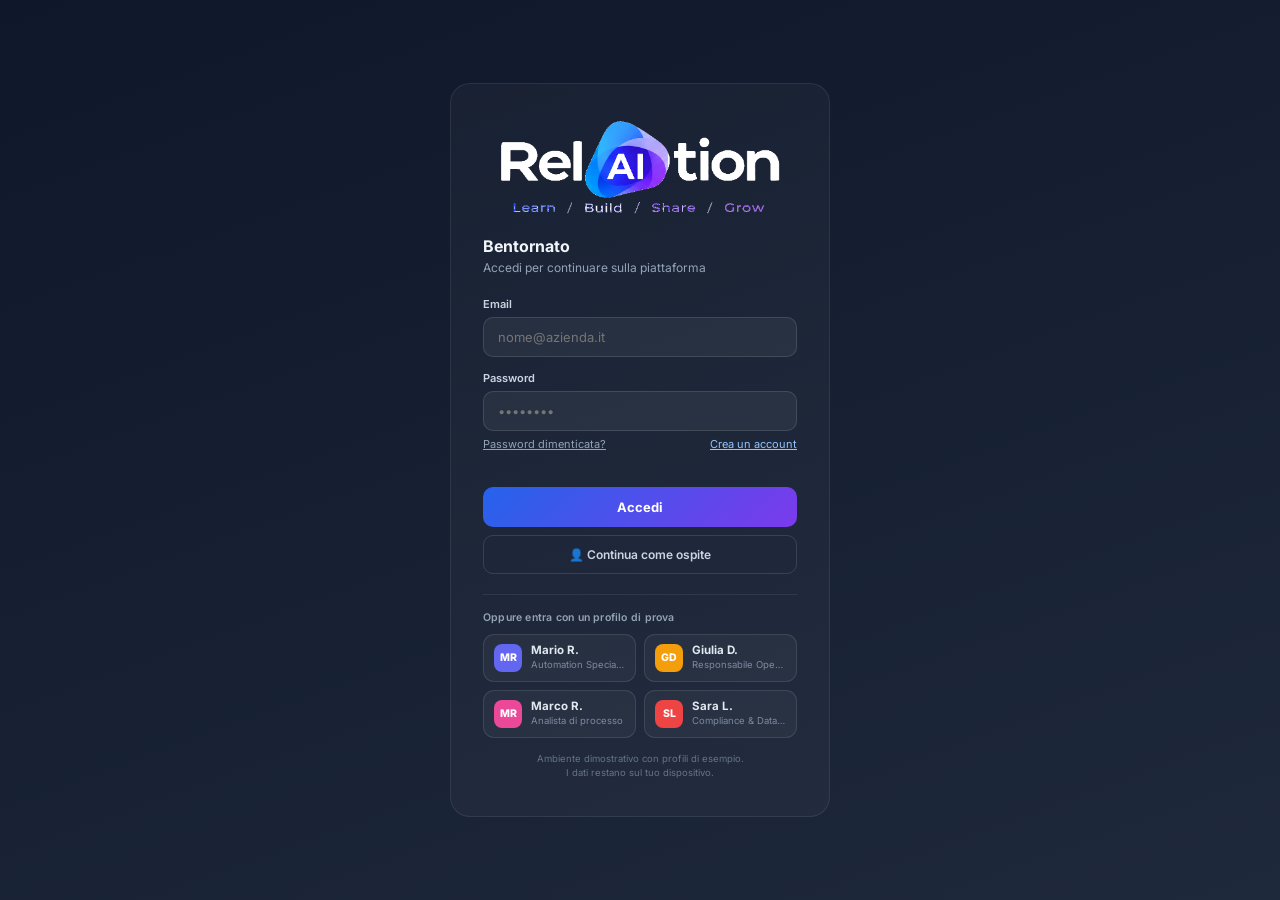
<file: relaition-mvp/index.html>
<!DOCTYPE html>
<html lang="it">
<head>
<meta charset="UTF-8">
<meta name="viewport" content="width=device-width, initial-scale=1.0">
<title>RelAItion · AI Agent Marketplace</title>
<link href="https://fonts.googleapis.com/css2?family=Inter:wght@300;400;500;600;700;800;900&display=swap" rel="stylesheet">
<!-- Il tema salvato si applica PRIMA del primo disegno: messo dopo, la pagina
     comparirebbe chiara e diventerebbe scura un istante dopo. -->
<script>try{if(localStorage.getItem("relaition_tema")==="dark")document.documentElement.setAttribute("data-theme","dark")}catch(e){}</script>
<link rel="stylesheet" href="css/base.css">
<link rel="stylesheet" href="css/components.css">
<link rel="stylesheet" href="css/marketplace.css">
<link rel="stylesheet" href="css/builder.css">
<link rel="stylesheet" href="css/pages.css">
<!-- Ultimo: aggiunge l'impaginazione per schermi stretti senza toccare
     quella da scrivania. -->
<link rel="stylesheet" href="css/mobile.css">
<link rel="manifest" href="manifest.webmanifest">
<meta name="theme-color" content="#4F46E5">
<link rel="icon" type="image/png" href="brand/icon-192.png">
<link rel="apple-touch-icon" href="brand/icon-192.png">
</head>
<body>
<div id="loginScreen" style="position:fixed;inset:0;background:linear-gradient(160deg,#0F172A 0%,#1E293B 100%);display:flex;align-items:center;justify-content:center;z-index:10000;font-family:Inter,sans-serif;padding:20px">
  <div style="width:100%;max-width:380px;background:rgba(255,255,255,.03);border:1px solid rgba(255,255,255,.08);border-radius:20px;padding:36px 32px">
    <!-- Logo ufficiale per sfondo scuro (brand/logo-dark.png), con il claim
         Learn / Build / Share / Grow gia' dentro. -->
    <img src="brand/logo-dark.png" alt="RelAItion. Learn, Build, Share, Grow" class="logo-intero" style="margin:0 auto 22px;width:280px">
    <div style="color:#F1F5F9;font-size:16px;font-weight:700;margin-bottom:4px">Bentornato</div>
    <div style="color:#94A3B8;font-size:12px;margin-bottom:22px">Accedi per continuare sulla piattaforma</div>
    <form id="loginForm" onsubmit="return doLogin(event)">
      <div style="margin-bottom:14px">
        <label style="display:block;color:#CBD5E1;font-size:11px;font-weight:600;margin-bottom:6px">Email</label>
        <input type="email" id="loginEmail" required placeholder="nome@azienda.it" style="width:100%;padding:11px 14px;border-radius:10px;border:1px solid rgba(255,255,255,.12);background:rgba(255,255,255,.05);color:#F1F5F9;font-size:13px;font-family:inherit">
      </div>
      <div style="margin-bottom:8px">
        <label style="display:block;color:#CBD5E1;font-size:11px;font-weight:600;margin-bottom:6px">Password</label>
        <input type="password" id="loginPassword" required placeholder="••••••••" style="width:100%;padding:11px 14px;border-radius:10px;border:1px solid rgba(255,255,255,.12);background:rgba(255,255,255,.05);color:#F1F5F9;font-size:13px;font-family:inherit">
      </div>
      <!-- Le due voci che chiunque si aspetta sotto un campo password. Senza,
           la schermata si legge come un mockup: ci sono, e funzionano. -->
      <div style="display:flex;justify-content:space-between;align-items:center;margin:-2px 0 8px">
        <span onclick="apriRecuperoPassword()" style="color:#94A3B8;font-size:11px;cursor:pointer;text-decoration:underline">Password dimenticata?</span>
        <span onclick="apriRegistrazione()" style="color:#93C5FD;font-size:11px;cursor:pointer;text-decoration:underline">Crea un account</span>
      </div>
      <div id="loginError" style="color:#FCA5A5;font-size:11px;min-height:16px;margin-bottom:6px"></div>
      <button type="submit" style="width:100%;padding:12px;border:none;border-radius:10px;background:linear-gradient(135deg,#2563EB,#7C3AED);color:#fff;font-size:13px;font-weight:700;cursor:pointer;font-family:inherit;margin-top:6px">Accedi</button>
      <button type="button" onclick="doGuestLogin()" style="width:100%;padding:11px;border:1px solid rgba(255,255,255,.12);border-radius:10px;background:transparent;color:#CBD5E1;font-size:12px;font-weight:600;cursor:pointer;font-family:inherit;margin-top:8px">👤 Continua come ospite</button>
    </form>
    <!-- Selezione rapida degli account. Le password non si mostrano: cliccando
         una scheda vengono compilate nei campi, che è quello che serve per
         provare i profili senza doverle leggere da nessuna parte. -->
    <div style="margin-top:20px;padding-top:16px;border-top:1px solid rgba(255,255,255,.08)">
      <div style="color:#94A3B8;font-size:10.5px;font-weight:600;margin-bottom:10px;letter-spacing:.02em">Oppure entra con un profilo di prova</div>
      <div id="accountDemo" class="account-griglia"></div>
      <!-- Dire «l'autenticazione non è reale» è vero ma apre una domanda che
           non riguarda quello che il prototipo vuole dimostrare: qui si dice
           che è un ambiente dimostrativo con profili di esempio, e si tiene
           la nota che conta davvero — i dati restano sul dispositivo. In
           un'installazione vera l'accesso passa dall'SSO aziendale. -->
      <div style="color:#64748B;font-size:9.5px;text-align:center;margin-top:14px;line-height:1.5">Ambiente dimostrativo con profili di esempio.<br>I dati restano sul tuo dispositivo.</div>
    </div>
  </div>
</div>
<div id="bootOverlay" style="position:fixed;inset:0;background:linear-gradient(160deg,#0F172A 0%,#1E293B 100%);color:#fff;display:flex;flex-direction:column;align-items:center;justify-content:center;z-index:9999;font-family:Inter,sans-serif;gap:12px">
  <img src="brand/logo-dark.png" alt="RelAItion" class="logo-intero" style="width:260px">
  <div style="font-size:13px;color:#94A3B8">Inizializzazione database locale (SQLite)...</div>
</div>
<div class="app">
<!-- SIDEBAR -->
<aside class="sidebar" id="sidebar">
  <div class="logo-area">
    <div style="display:flex;align-items:center;gap:8px">
      <div class="logo-row" style="flex:1;min-width:0" onclick="go('dashboard')" title="Torna alla Dashboard">
        <div class="logo-mark"><img src="brand/mark.png" alt="" width="32" height="30"></div>
        <div><div class="logo-text">RelAItion</div><div class="logo-sub claim claim-mini"><span>Learn</span><i>/</i><span>Build</span><i>/</i><span>Share</span><i>/</i><span>Grow</span></div></div>
      </div>
      <button class="sb-toggle" id="sbToggle" onclick="alternaMenu()" title="Riduci il menu" aria-label="Riduci il menu">☰</button>
    </div>
  </div>
  <nav>
    <div class="nav-group">Piattaforma</div>
    <div class="ni active" data-page="dashboard" onclick="go('dashboard')" title="Dashboard"><span class="ni-ic">📊</span><span class="ni-testo">Dashboard</span></div>
    <div class="ni" data-page="marketplace" onclick="go('marketplace')" title="Marketplace"><span class="ni-ic">🏪</span><span class="ni-testo">Marketplace</span><span class="ni-badge" id="mktBadge">18</span></div>
    <div class="ni" data-page="builder" onclick="go('builder')" title="Builder"><span class="ni-ic">🔧</span><span class="ni-testo">Builder</span><span class="ni-badge ni-etichetta" style="background:rgba(99,102,241,.15);color:#6366F1">AI</span></div>
    <div class="ni" data-page="myagents" onclick="go('myagents')" title="I miei agenti"><span class="ni-ic">📁</span><span class="ni-testo">I miei agenti</span><span class="ni-badge" id="pubBadge" style="display:none;background:#FEF3C7;color:#B45309"></span></div>
    <div class="ni" data-page="execlog" onclick="go('execlog')" title="Log Esecuzioni"><span class="ni-ic">📜</span><span class="ni-testo">Log Esecuzioni</span></div>
    <div class="ni" data-page="monitoraggio" onclick="go('monitoraggio')" title="Monitoraggio"><span class="ni-ic">📡</span><span class="ni-testo">Monitoraggio</span><span class="ni-badge" id="monBadge" style="background:rgba(239,68,68,.15);color:#EF4444;display:none">0</span></div>
    <div class="nav-group">Apprendimento</div>
    <div class="ni" data-page="learning" onclick="go('learning')" title="Learning Hub"><span class="ni-ic">🎓</span><span class="ni-testo">Learning Hub</span></div>
    <div class="ni" data-page="challenges" onclick="go('challenges')" title="Sfide &amp; Eventi"><span class="ni-ic">🏆</span><span class="ni-testo">Sfide &amp; Eventi</span></div>
    <div class="nav-group">Social</div>
    <div class="ni" data-page="community" onclick="go('community')" title="Community"><span class="ni-ic">💬</span><span class="ni-testo">Community</span></div>
    <div class="nav-group">Account</div>
    <div class="ni" data-page="profile" onclick="go('profile')" title="Profilo"><span class="ni-ic">👤</span><span class="ni-testo">Profilo</span></div>
  </nav>
  <div class="sidebar-footer">
    <div class="sf-row">
      <div style="display:flex;align-items:center;gap:10px;cursor:pointer;min-width:0" onclick="go('profile')" title="Apri il profilo">
        <div class="ava">MR</div>
        <div class="sf-info"><div class="sf-name">Mario R.</div><div class="sf-role">AI Agent Builder</div></div>
      </div>
      <span class="sf-esci" onclick="logout()" title="Esci dall&apos;account">
        <svg viewBox="0 0 24 24" fill="none" stroke="currentColor" stroke-width="2" stroke-linecap="round" stroke-linejoin="round" aria-hidden="true">
          <path d="M9 21H5a2 2 0 0 1-2-2V5a2 2 0 0 1 2-2h4"></path>
          <polyline points="16 17 21 12 16 7"></polyline>
          <line x1="21" y1="12" x2="9" y2="12"></line>
        </svg>Esci</span>
    </div>
    <div id="versioneApp" class="versione-app"></div>
  </div>
</aside>

<!-- MAIN -->
<div class="main">
  <!-- TOPBAR -->
  <header class="topbar">
    <span class="tb-title" id="tb-title">Dashboard</span>
    <span class="tb-sub" id="tb-sub">Panoramica piattaforma</span>
    <div class="tb-spacer"></div>
    <div class="tb-search"><span>🔍</span><input placeholder="Cerca agenti, corsi, post..." id="globalSearch" oninput="onGlobalSearch(this.value)"></div>
    <button class="tb-btn" id="btnInstallApp" onclick="installApp()" style="display:none" title="Installa RelAItion come applicazione sul computer">⬇️ Installa app</button>
    <div class="tb-icon-btn" title="Passa al tema scuro" onclick="alternaTema()"><span class="tb-tema" id="temaIcona">☾</span></div>
    <div class="tb-icon-btn" title="Connessioni: cartelle, endpoint, database" onclick="openConnessioni()"><span>🔌</span></div>
    <div class="tb-icon-btn" title="La tua Knowledge Base" onclick="openKnowledgeBaseModal()"><span>📦</span></div>
    <div class="tb-icon-btn" onclick="toggleNotifications()"><span>🔔</span><div class="notif-dot"></div></div>
    <div class="notif-panel" id="notifPanel" onclick="event.stopPropagation()"></div>
    <button class="tb-btn primary" onclick="startNewAgent()"><span class="tb-piu">+</span> Nuovo Agente</button>
  </header>

  <div class="content">

    <!-- ═══ DASHBOARD ═══ -->
    <div class="page active" id="page-dashboard">
      <div class="page-pad">
        <div class="section-title" id="salutoDashboard">Buongiorno 👋</div>
        <div class="section-sub">Ecco una panoramica della tua attività sulla piattaforma.</div>

        <div class="stats-row">
          <div class="stat-card"><div class="stat-label">🤖 Agenti creati</div><div class="stat-val" id="dashAgentsVal">0</div><div class="stat-change stat-up" id="dashAgentsSub"></div></div>
          <div class="stat-card"><div class="stat-label">▶️ Esecuzioni totali</div><div class="stat-val" id="dashRunsVal">0</div><div class="stat-change stat-up" id="dashRunsSub"></div></div>
          <div class="stat-card"><div class="stat-label">🎓 Corsi completati</div><div class="stat-val"><span id="dashCoursesVal">0</span><span style="font-size:14px;color:var(--tx4)">/5</span></div><div class="stat-change stat-up" id="dashCoursesSub"></div></div>
          <div class="stat-card"><div class="stat-label">⭐ XP totali</div><div class="stat-val" id="dashXPVal">0</div><div class="stat-change stat-up" id="dashXPLevel">Livello 1</div></div>
        </div>

        <div class="grid-2">
          <div class="card">
            <div class="card-header"><div class="card-title">Agenti più usati</div></div>
            <div id="dash-popular"></div>
          </div>
          <div class="card">
            <div class="card-header"><div class="card-title">Attività recente</div></div>
            <div id="dash-activity"></div>
          </div>
        </div>

        <div class="card mt-20">
          <div class="card-header"><div class="card-title">Quick Actions</div></div>
          <div style="display:flex;gap:12px;flex-wrap:wrap">
            <button class="tb-btn" onclick="startNewAgent()">🔧 Crea nuovo agente</button>
            <button class="tb-btn" onclick="go('marketplace')">🏪 Esplora marketplace</button>
            <button class="tb-btn" onclick="go('learning')">🎓 Continua a studiare</button>
            <button class="tb-btn" onclick="go('community')">💬 Vai al forum</button>
          </div>
        </div>

        <div class="grid-2 mt-20">
          <div class="card">
            <div class="card-header"><div class="card-title">Consigliati per te</div><span class="badge badge-b">In base al tuo profilo</span></div>
            <div id="dash-suggestions"></div>
          </div>
          <div class="card">
            <div class="card-header"><div class="card-title">Novità piattaforma</div></div>
            <div id="dash-news"></div>
          </div>
        </div>
      </div>
    </div>

    <!-- ═══ MARKETPLACE ═══ -->
    <div class="page" id="page-marketplace">
      <div class="page-pad">
        <div class="mkt-hero">
          <h1>Marketplace Agenti AI</h1>
          <p>Agenti verificati e pronti all'uso per ogni funzione aziendale. Installa in 1 clic, personalizza nel Builder, esegui con governance completa.</p>
          <div style="display:flex;gap:16px;margin-top:16px;flex-wrap:wrap">
            <div style="display:flex;align-items:center;gap:6px;font-size:12px;font-weight:600;color:var(--tx2)"><span style="font-size:16px">🛡️</span> AI Act & GDPR ready</div>
            <div style="display:flex;align-items:center;gap:6px;font-size:12px;font-weight:600;color:var(--tx2)"><span style="font-size:16px">📋</span> Audit log immutabile</div>
            <div style="display:flex;align-items:center;gap:6px;font-size:12px;font-weight:600;color:var(--tx2)"><span style="font-size:16px">🔒</span> Sandbox isolata</div>
            <div style="display:flex;align-items:center;gap:6px;font-size:12px;font-weight:600;color:var(--tx2)"><span style="font-size:16px">🇪🇺</span> Dati in EU</div>
          </div>
          <!-- La classe serve al foglio per schermi stretti: senza, questa fila
               di quattro pulsanti usciva dallo schermo del telefono. -->
          <div class="mkt-hero-azioni" style="display:flex;gap:8px;margin-top:16px">
            <button class="tb-btn primary" onclick="go('builder')">+ Crea il tuo agente</button>
            <button class="tb-btn" onclick="showToast('📖 Documentazione integrazioni: 63 connettori disponibili')">📖 Guida integrazioni</button>
            <button class="tb-btn" onclick="openReviewQueue()" id="reviewQueueBtn" style="color:#D97706;border-color:#FDE68A">🛡️ Revisiona pubblicazioni</button>
            <button class="tb-btn" onclick="openPublishHealthPanel()" id="pubHealthBtn" style="display:none">📈 Salute pubblicazioni</button>
          </div>
        </div>

        <div style="display:flex;justify-content:space-between;align-items:flex-start;gap:12px;flex-wrap:wrap;margin-bottom:4px">
          <div class="mkt-filters" id="mkt-filters" style="margin-bottom:16px;flex:1"></div>
          <select class="prop-select" style="width:auto;font-size:12px" onchange="setMktSort(this.value)">
            <option value="rating">⭐ Rating più alto</option>
            <option value="installs">📥 Più installati</option>
            <option value="name">🔤 Nome A-Z</option>
          </select>
        </div>
        <div class="mkt-grid" id="mkt-grid"></div>
      </div>
    </div>

    <!-- ═══ BUILDER ═══ -->
    <div class="page" id="page-builder" style="overflow:hidden">
      <div class="builder-wrap">
        <!-- Palette -->
        <div class="builder-sidebar">
          <div class="builder-sidebar-header">
            <h3>Blocchi</h3>
            <input class="palette-search" placeholder="Cerca blocchi..." id="paletteSearch" oninput="filterPalette(this.value)">
          </div>
          <div class="palette-tabs" style="flex-wrap:wrap">
            <div class="palette-tab active" data-cat="all" onclick="setPaletteCat('all',this)">Tutti</div>
            <div class="palette-tab" data-cat="trigger" onclick="setPaletteCat('trigger',this)">Trigger</div>
            <div class="palette-tab" data-cat="ai" onclick="setPaletteCat('ai',this)">AI</div>
            <div class="palette-tab" data-cat="crm" onclick="setPaletteCat('crm',this)">CRM</div>
            <div class="palette-tab" data-cat="comm" onclick="setPaletteCat('comm',this)">Comm</div>
            <div class="palette-tab" data-cat="erp" onclick="setPaletteCat('erp',this)">ERP</div>
            <div class="palette-tab" data-cat="action" onclick="setPaletteCat('action',this)">Tools</div>
            <div class="palette-tab" data-cat="data" onclick="setPaletteCat('data',this)">Data</div>
            <div class="palette-tab" data-cat="devops" onclick="setPaletteCat('devops',this)">DevOps</div>
            <div class="palette-tab" data-cat="logic" onclick="setPaletteCat('logic',this)">Logic</div>
            <div class="palette-tab" data-cat="guard" onclick="setPaletteCat('guard',this)">Controlli</div>
            <div class="palette-tab" data-cat="output" onclick="setPaletteCat('output',this)">Output</div>
          </div>
          <div class="palette-list" id="paletteList"></div>

          <!-- AI Integration Panel -->
          <div style="padding:12px;border-top:1px solid var(--bo)">
            <div class="ai-panel">
              <div class="ai-panel-title"><span class="sparkle">✨</span> Integrazione AI</div>
              <div style="margin-bottom:8px">
                <select class="prop-select" id="aiProvider" onchange="onAIProviderChange()">
                  <option value="claude">Anthropic Claude</option>
                  <option value="openai">OpenAI GPT</option>
                  <option value="gemini">Google Gemini</option>
                  <option value="mistral">Mistral AI</option>
                  <option value="locale"><!--💻-->Modello in locale (Ollama, LM Studio...)</option>
                  <option value="custom"><!--🔧-->Endpoint personalizzato</option>
                </select>
              </div>
              <div id="localeAIFields" style="display:none;margin-bottom:8px">
                <select class="prop-select" id="localePreset" onchange="onLocalePresetChange()" style="margin-bottom:6px">
                  <option value="ollama">Ollama: http://localhost:11434</option>
                  <option value="lmstudio">LM Studio: http://localhost:1234</option>
                  <option value="localai">LocalAI: http://localhost:8080</option>
                  <option value="jan">Jan: http://localhost:1337</option>
                  <option value="altro">Altro (indica l'indirizzo)</option>
                </select>
                <input class="ai-key-input" style="width:100%;margin-bottom:6px" id="localeUrl" placeholder="http://localhost:11434">
                <!-- Stessa forma della riga della chiave, stesso ritorno a capo:
                     la palette si ridimensiona a mano e qui non c'è una
                     larghezza su cui tarare. -->
                <div class="ai-key-row" style="margin-bottom:6px">
                  <select class="prop-select" id="localeModel" style="flex:1 1 140px;min-width:0"><option value="">nessun modello rilevato</option></select>
                  <button class="tb-btn" onclick="discoverLocalModels()" style="height:30px;font-size:11px;padding:0 10px" title="Cerca i modelli installati">🔄</button>
                </div>
                <div style="font-size:10px;color:var(--tx4);line-height:1.5">Nessuna chiave necessaria. Il modello gira sul tuo computer: i dati non escono dalla macchina.</div>
              </div>
              <div id="customAIFields" style="display:none;margin-bottom:8px">
                <input class="ai-key-input" style="width:100%;margin-bottom:6px" id="customAIUrl" placeholder="Base URL: https://.../v1">
                <input class="ai-key-input" style="width:100%" id="customAIModel" placeholder="Modello: llama3.1, mistral-large, gpt-4o...">
              </div>
              <div class="ai-key-row">
                <input class="ai-key-input" type="password" placeholder="sk-ant-api..." id="aiKeyInput">
                <!-- I due pulsanti vanno a capo INSIEME: separandoli si
                     ottiene «Test» accanto al campo e «Modelli» da solo sulla
                     riga sotto, che e' il disordine peggiore dei due. -->
                <div class="ai-key-azioni">
                  <button class="tb-btn" onclick="testAIKey()" style="height:30px;font-size:11px;padding:0 10px">Test</button>
                  <!-- Chiede al fornitore quali modelli sono abilitati su QUESTA
                       chiave: l'elenco scritto nel codice è solo un punto di
                       partenza, e piani diversi vedono cataloghi diversi. -->
                  <button class="tb-btn" onclick="rilevaModelliFornitore()" style="height:30px;font-size:11px;padding:0 9px" title="Chiedi al fornitore quali modelli sono abilitati su questa chiave">🔄 Modelli</button>
                </div>
              </div>
              <div id="openaiProxyField" style="display:none;margin-bottom:6px">
                <input class="ai-key-input" style="width:100%" id="openaiProxyUrl" placeholder="Proxy CORS (opzionale): http://localhost:8010/">
              </div>
              <div style="font-size:10px;color:var(--ac2);cursor:pointer;text-decoration:underline;margin-bottom:4px" onclick="openConnectionGuide()">ℹ️ Guida connessione e problemi CORS</div>
              <div class="ai-status" id="aiStatus"><span class="ai-dot idle"></span> Non configurato</div>
              <div style="font-size:10px;color:var(--tx4);margin-top:4px;line-height:1.5">💡 Puoi collegare più fornitori: ogni nodo AI sceglie il proprio, e se quello scelto non risponde la richiesta passa a un altro collegato.<br>🔑 La chiave resta in <strong>questa scheda</strong> finché non la chiudi, non viene scritta su disco né inclusa negli export. <span style="text-decoration:underline;cursor:pointer" onclick="dimenticaChiaviAI()">Rimuovila ora</span></div>
            </div>
          </div>
        </div>

        <!-- Colonna centrale: intestazione con la chat, poi il canvas.
             La barra stava SOPRA il canvas in posizione assoluta e copriva i
             nodi in alto: proprio dove sta il trigger, cioè l'inizio del
             flusso. Ora occupa una fascia propria e il canvas comincia sotto:
             non c'è più modo che i due si sovrappongano. -->
        <!-- Maniglia palette↔canvas: la larghezza della palette dipende da
             quanto sono lunghi i nomi dei connettori, che variano. -->
        <div class="bgrip bgrip-v" id="gripPalette" title="Trascina per ridimensionare"></div>
        <div class="builder-main">
          <!-- Nome del flusso aperto: senza, lavorando su piu' agenti non si
               sa quale si sta modificando, e si finisce per salvare sopra
               quello sbagliato. Cliccandolo si rinomina. -->
          <div class="builder-titolo" id="builderTitolo" onclick="rinominaFlusso()" title="Clicca per rinominare">
            <span class="bt-nome" id="builderTitoloNome">Nuovo agente</span>
            <span class="bt-stato" id="builderTitoloStato"></span>
            <span class="bt-edit">&#x270f;&#xfe0f;</span>
          </div>
          <!-- Briciola di ritorno: compare solo quando si e' entrati in un
               sotto-agente dal nodo di delega di un orchestratore. Senza, chi
               entra nel sotto-agente non ha una strada per tornare al flusso
               da cui e' venuto e deve ricercarlo in "I miei agenti". -->
          <div class="builder-ritorno" id="builderRitorno" style="display:none"></div>
          <div class="builder-header">
            <!-- AI Chat Builder -->
            <div class="chat-builder">
              <div class="chat-builder-bar">
                <span style="font-size:16px;padding-left:6px">✨</span>
                <span id="chatAIStatusDot" title="Stato AI" style="width:8px;height:8px;border-radius:50%;background:var(--tx4);flex-shrink:0"></span>
                <!-- Area di testo, non campo a riga singola: una richiesta articolata si scrive
                     su piu' righe. Invio genera, Maiusc+Invio va a capo, e l'altezza segue il testo. -->
                <textarea id="chatBuilderInput" rows="1" placeholder="Descrivi l'agente che vuoi creare... es: 'qualifica i lead in arrivo e notifica il sales team' (Maiusc+Invio per andare a capo)" onkeydown="if(event.key==='Enter'&&!event.shiftKey){event.preventDefault();aiGenerateWorkflow()}" oninput="adattaAltezza(this)"></textarea>
                <button class="chat-builder-btn" id="chatBuilderBtn" onclick="aiGenerateWorkflow()">Genera</button>
              </div>
              <div class="chat-builder-hint" id="chatBuilderHint">🤖 AI Chat Builder: crea o modifica il workflow in linguaggio naturale</div>
              <div class="chat-sugg-wrap" id="chatSuggWrap">
                <div id="chatSuggestions" class="chat-sugg"></div>
              </div>
              <div id="composeHistory" class="compose-history" style="display:none"></div>
              <div id="composePreview" class="compose-preview" style="display:none"></div>
            </div>
          </div>
          <!-- Maniglia chat↔canvas: chi usa molto la chat vuole piu' spazio
               sopra, chi disegna lo vuole sul canvas. -->
          <div class="bgrip bgrip-h" id="gripHeader" title="Trascina per ridimensionare"></div>
        <div class="canvas-area" id="canvasArea">
          <div class="canvas-grid"></div>
          <svg id="edgeSvg" style="position:absolute;inset:0;width:100%;height:100%;pointer-events:none;z-index:4"></svg>
          <div id="builderCanvas"></div>
          <div class="canvas-controls">
            <button id="btnUndo" onclick="undoCanvas()" title="Annulla (Ctrl+Z)">↩︎</button>
            <button id="btnRedo" onclick="redoCanvas()" title="Ripristina (Ctrl+Y)">↪︎</button>
            <button onclick="bZoom(-1)">−</button>
            <span class="zoom-label" id="zoomLabel">100%</span>
            <button onclick="bZoom(1)">+</button>
            <button onclick="bResetView()" title="Reset vista">⊙</button>
            <button id="btnOrientamento" onclick="cambiaOrientamento()" title="Flusso verticale: clicca per passare a orizzontale">⇅</button>
            <button onclick="bAutoLayout()" title="Riordina il flusso">⊞</button>
            <button onclick="bFitView()" title="Adatta vista">⛶</button>
          </div>
          <!-- Exec log -->
          <div class="exec-log collapsed" id="execLog">
            <!-- Bordo superiore trascinabile: il registro si ridimensiona come
                 un pannello, invece di avere due sole altezze fisse. -->
            <div class="exec-log-grip" id="execLogGrip" title="Trascina per ridimensionare"></div>
            <div class="exec-log-header" onclick="toggleExecLog()">
              <span class="exec-log-dot" id="execDot"></span>
              <span>Registro esecuzione</span>
              <span style="flex:1"></span>
              <span style="font-size:10px;color:var(--tx4)" id="execCount">0 voci</span>
              <span class="tb-icon-btn" style="width:22px;height:22px;font-size:12px" id="execLogExport"
                    title="Esporta il registro di questa esecuzione" onclick="menuEsportaRegistro(event)">📥</span>
              <span class="tb-icon-btn" style="width:22px;height:22px;font-size:12px" id="execLogEspandi"
                    title="Espandi a tutta altezza" onclick="event.stopPropagation();espandiRegistro()">⤢</span>
              <span class="tb-icon-btn" style="width:22px;height:22px;font-size:12px"
                    title="Riduci" onclick="event.stopPropagation();riduciRegistro()">▾</span>
            </div>
            <div class="exec-log-body" id="execLogBody"></div>
          </div>
        </div>
        </div><!-- /builder-main -->

        <!-- Props panel -->
        <div class="bgrip bgrip-v" id="gripProps" title="Trascina per ridimensionare"></div>
        <div class="builder-props" id="builderProps">
          <div class="builder-props-header" style="flex-direction:column;align-items:stretch;gap:10px">
            <div style="display:flex;justify-content:space-between;align-items:center">
              <h3>Proprietà</h3>
              <div style="display:flex;gap:6px;align-items:center">
                <span id="suggBadge" class="chip" onclick="checkWorkflow()" style="display:none;font-size:11px;color:#A21CAF;background:#FDF4FF;border:1px solid #F5D0FE;padding:3px 9px;border-radius:20px;cursor:pointer;font-weight:600"></span>
                <button class="tb-btn" onclick="startOnboardingTour()" title="Guida rapida: come costruire un workflow" style="width:28px;height:28px;padding:0;border-radius:50%"><center>&nbsp;&nbsp;❓</center></button>
              </div>
            </div>
            <div class="props-run-row">
              <button class="tb-btn primary" id="btnRun" onclick="runAgent()" title="Esegui il workflow con dati di esempio">▶️ Esegui</button>
              <button class="tb-btn" id="btnStop" onclick="stopAgentRun()" title="Interrompi subito l'esecuzione in corso" disabled style="color:#EF4444;border-color:#FEE2E2;opacity:.4">⏹️ Interrompi</button>
            </div>
            <div class="props-toolbar">
              <button class="tb-btn" onclick="checkWorkflow()" title="Verifica struttura e presidi consigliati">🔍 Verifica</button>
              <button class="tb-btn" onclick="newBlankAgent()" title="Svuota il canvas e inizia un nuovo agente">🆕 Nuovo</button>
              <button class="tb-btn" onclick="openContextModal()" title="Contesto generale del workflow: istruzioni che tutti i nodi AI rispettano" style="color:#7C3AED;border-color:#EDE9FE">📋 Contesto</button>
              <button class="tb-btn" onclick="saveAgent()" title="Salva con un nome nel database">💾 Salva</button>
              <button class="tb-btn" onclick="exportAgent()" title="Scarica il workflow come file JSON">📄 Esporta</button>
              <button class="tb-btn" onclick="generatePythonCode()" title="Genera uno script Python eseguibile" style="color:#3776AB;border-color:#DBEAFE">🐍 Python</button>
              <button class="tb-btn" onclick="openDeployModal()" title="Metti in produzione: esecuzione automatica pianificata o su evento" style="color:#D97706;border-color:#FDE68A">⏱️ Pianifica</button>
              <button class="tb-btn" onclick="openPublishModal()" title="Pubblica nel Marketplace (in attesa di revisione)" style="color:var(--ac2);border-color:var(--ac2-l)">🚀 Pubblica</button>
            </div>
          </div>
          <div class="props-body" id="propsBody">
            <div style="text-align:center;padding:40px 20px;color:var(--tx4)">
              <div style="font-size:32px;margin-bottom:8px">👈</div>
              <div style="font-size:13px;font-weight:600">Seleziona un nodo</div>
              <div style="font-size:11px;margin-top:4px">Clicca su un nodo nel canvas per configurarlo</div>
            </div>
          </div>
        </div>
      </div>
    </div>

    <!-- ═══ MY AGENTS ═══ -->
    <div class="page" id="page-myagents">
      <div class="page-pad">
        <div class="section-title">I miei agenti</div>
        <div class="section-sub">Agenti che hai creato o installato dal marketplace.</div>
        <div id="myagents-grid"></div>
      </div>
    </div>


    <!-- ═══ EXEC LOG ═══ -->
    <div class="page" id="page-execlog">
      <div class="page-pad">
        <div class="section-title">Log Esecuzioni</div>
        <div class="section-sub">Storico completo delle esecuzioni dei tuoi agenti: audit trail personale con esito, durata e dettaglio nodi.</div>
        <div id="execlog-content"></div>
      </div>
    </div>

    <!-- ═══ GOVERNO DELLA PIATTAFORMA ═══ -->
    <div class="page" id="page-monitoraggio">
      <div class="page-pad">
        <div class="section-title">Monitoraggio della piattaforma</div>
        <div class="section-sub">Vista complessiva su tutta la piattaforma: totali, medie per utente, presidio e segnali di rischio. Ogni numero è calcolato sui dati reali, non stimato.</div>
        <div id="monitoraggio-body"></div>
      </div>
    </div>


    <!-- ═══ LEARNING HUB ═══ -->
    <div class="page" id="page-learning">
      <div class="page-pad">
        <div id="learn-main">
          <div class="learn-hero">
            <h1>🎓 Learning Hub</h1>
            <p style="font-size:14px;color:var(--tx2);max-width:560px;line-height:1.6">Percorsi adattivi basati sul tuo ruolo. Progredisci attraverso i 4 livelli di certificazione: da AI Aspirant ad AI Ambassador.</p>
            <div style="display:flex;gap:8px;margin-top:18px;flex-wrap:wrap" id="levelTrack">
            </div>
            <div class="learn-progress">
              <div class="learn-progress-bar"><div class="learn-progress-fill" id="learnProgressFill" style="width:40%"></div></div>
              <div class="learn-progress-text" id="learnProgressText">40% completato</div>
            </div>
          </div>
          <div id="learn-guida"></div>
          <div class="tabs">
            <div class="tab active" onclick="setLearnTab('paths',this)">Percorsi</div>
            <div class="tab" onclick="setLearnTab('certs',this)">Certificazioni</div>
            <div class="tab" onclick="setLearnTab('resources',this)">Risorse</div>
          </div>
          <div id="learn-tab-content">
            <div class="path-grid" id="pathGrid"></div>
          </div>
        </div>
        <div id="learn-detail" class="lesson-view"></div>
      </div>
    </div>

    <!-- ═══ CHALLENGES ═══ -->
    <div class="page" id="page-challenges">
      <div class="page-pad">
        <div class="section-title">Sfide & Eventi</div>
        <div class="section-sub">Hackathon, competizioni e sfide a tema per guadagnare XP e badge.</div>
        <div id="challenges-content"></div>
        <div id="challenges-detail" class="lesson-view"></div>
      </div>
    </div>

    <!-- ═══ COMMUNITY ═══ -->
    <div class="page" id="page-community">
      <div class="page-pad">
        <div class="section-title">Community</div>
        <div class="section-sub">Condividi, chiedi e impara dalla community di AI agent builders.</div>
        <div class="community-grid">
          <div>
            <!-- Il pulsante stava in fondo alla lista: con quindici post
                 significava scorrere quasi cinquemila pixel per scrivere.
                 Chi vuole pubblicare lo decide prima di leggere, non dopo. -->
            <div style="display:flex;gap:8px;margin-bottom:16px;flex-wrap:wrap;align-items:center">
              <div style="display:flex;gap:8px;flex-wrap:wrap;flex:1" id="forumFilters"></div>
              <button class="tb-btn primary" style="height:32px;font-size:12px;white-space:nowrap" onclick="openNewPost()">+ Nuovo post</button>
            </div>
            <div id="posts-list"></div>
          </div>
          <div>
            <div class="com-sidebar-card">
              <h3>Leaderboard</h3>
              <div id="leaderboard"></div>
            </div>
            <div class="com-sidebar-card">
              <h3>Prossimi eventi</h3>
              <div id="events-list"></div>
            </div>
            <div class="com-sidebar-card">
              <h3>Tag popolari</h3>
              <div id="popular-tags" style="display:flex;flex-wrap:wrap;gap:6px"></div>
            </div>
          </div>
        </div>
      </div>
    </div>

    <!-- ═══ PROFILE ═══ -->
    <div class="page" id="page-profile">
      <div class="page-pad">
        <div class="profile-header">
          <div class="profile-avatar">BM</div>
          <div>
            <div class="profile-name">Mario R.</div>
            <div class="profile-role">AI Agent Builder · Rome Business School</div>
            <div class="profile-stats">
              <div class="profile-stat"><div class="profile-stat-val" id="profileAgentsVal">0</div><div class="profile-stat-label">Agenti</div></div>
              <div class="profile-stat"><div class="profile-stat-val" id="profileRunsVal">0</div><div class="profile-stat-label">Esecuzioni</div></div>
              <div class="profile-stat"><div class="profile-stat-val" id="profileXPVal">0</div><div class="profile-stat-label">XP</div></div>
              <div class="profile-stat"><div class="profile-stat-val" id="profileLevelVal">Lv.1</div><div class="profile-stat-label">Livello</div></div>
            </div>
          </div>
          <!-- Il pulsante vive su un'intestazione scura: con lo sfondo chiaro
               di .tb-btn il testo bianco spariva e si vedeva solo l'emoji. -->
          <div style="margin-left:auto;display:flex;gap:8px;flex-wrap:wrap"><button class="tb-btn btn-su-scuro" onclick="toggleProfileEdit()">✏️ Modifica profilo</button><button class="tb-btn btn-su-scuro" onclick="logout()">🚪 Esci</button></div>
        </div>

        <div class="profile-grid">
          <div>
            <div class="card mb-16">
              <div class="card-header"><div class="card-title">Il tuo lavoro</div></div>
              <div id="profile-work"></div>
            </div>
            <div class="card mb-16">
              <div class="card-header"><div class="card-title">Badge</div></div>
              <div class="badge-shelf" id="badge-shelf"></div>
            </div>
            <div class="card">
              <div class="card-header"><div class="card-title">Competenze</div></div>
              <div id="skills-chart"></div>
            </div>
          </div>
          <div>
            <div class="card mb-16">
              <div class="card-header"><div class="card-title">Attività recente</div></div>
              <div id="profile-activity"></div>
            </div>
            <div class="card mb-16">
              <div class="card-header"><div class="card-title">Governance</div></div>
              <div id="profile-governance"></div>
              <div id="profile-obiettivi" style="margin-top:16px"></div>
              <div id="profile-consumo" style="margin-top:16px"></div>
            </div>
            <div class="card">
              <div class="card-header"><div class="card-title">Preferenze</div></div>
              <div id="profile-prefs"></div>
            </div>
          </div>
        </div>
      </div>
    </div>

  </div><!-- /content -->
</div><!-- /main -->
</div><!-- /app -->

<div class="toast-wrap" id="toastWrap"></div>

<!-- Modal overlay -->
<div class="modal-overlay" id="modalOverlay" onclick="if(event.target===this)closeModal()">
  <div class="modal" id="modalContent"></div>
</div>
<script src="lib/sqljs/sql-wasm.js"></script>
<script src="lib/sqljs/sql-wasm-inline.js"></script>
<script src="js/state.js"></script>
<script src="js/db.js"></script>
<script src="js/guardrails.js"></script>
<script src="js/policies.js"></script>
<script src="js/storage.js"></script>
<script src="js/router.js"></script>
<script src="js/fileout.js"></script>
<script src="js/fileread.js"></script>
<script src="js/cloudsave.js"></script>
<script src="js/mailer.js"></script>
<script src="js/webhook.js"></script>
<script src="js/utenti.js"></script>
<script src="js/accesso.js"></script>
<script src="js/connessioni.js"></script>
<script src="js/connessioni-ui.js"></script>
<script src="js/explain.js"></script>
<script src="js/kb.js"></script>
<script src="js/community.js"></script>
<script src="js/sfide-contenuti.js"></script>
<script src="js/lezioni-risorse.js"></script>
<script src="js/publish.js"></script>
<script src="js/governance.js"></script>
<script src="js/seed-demo.js"></script>
<script src="js/tour.js"></script>
<script src="js/ai-client.js"></script>
<script src="js/consumo.js"></script>
<script src="js/aiuto-testo.js"></script>
<script src="js/tema.js"></script>
<script src="js/chat-compose.js"></script>
<script src="js/agent-runtime.js"></script>
<script src="js/builder.js"></script>
<script src="js/sfide.js"></script>
<script src="js/lezioni-pratica.js"></script>
<script src="js/recensioni.js"></script>
<script src="js/recensioni-seed.js"></script>
<script src="js/pubblicazioni.js"></script>
<script src="js/marketplace.js"></script>
<script src="js/pages.js"></script>
<script src="js/dashboard-utente.js"></script>
<script src="js/lessons-piattaforma.js"></script>
<script src="js/lessons-fondamenti.js"></script>
<script src="js/modals.js"></script>
<script src="js/mobile.js"></script>
<script src="js/main.js"></script>
</body>
</html>
</file>
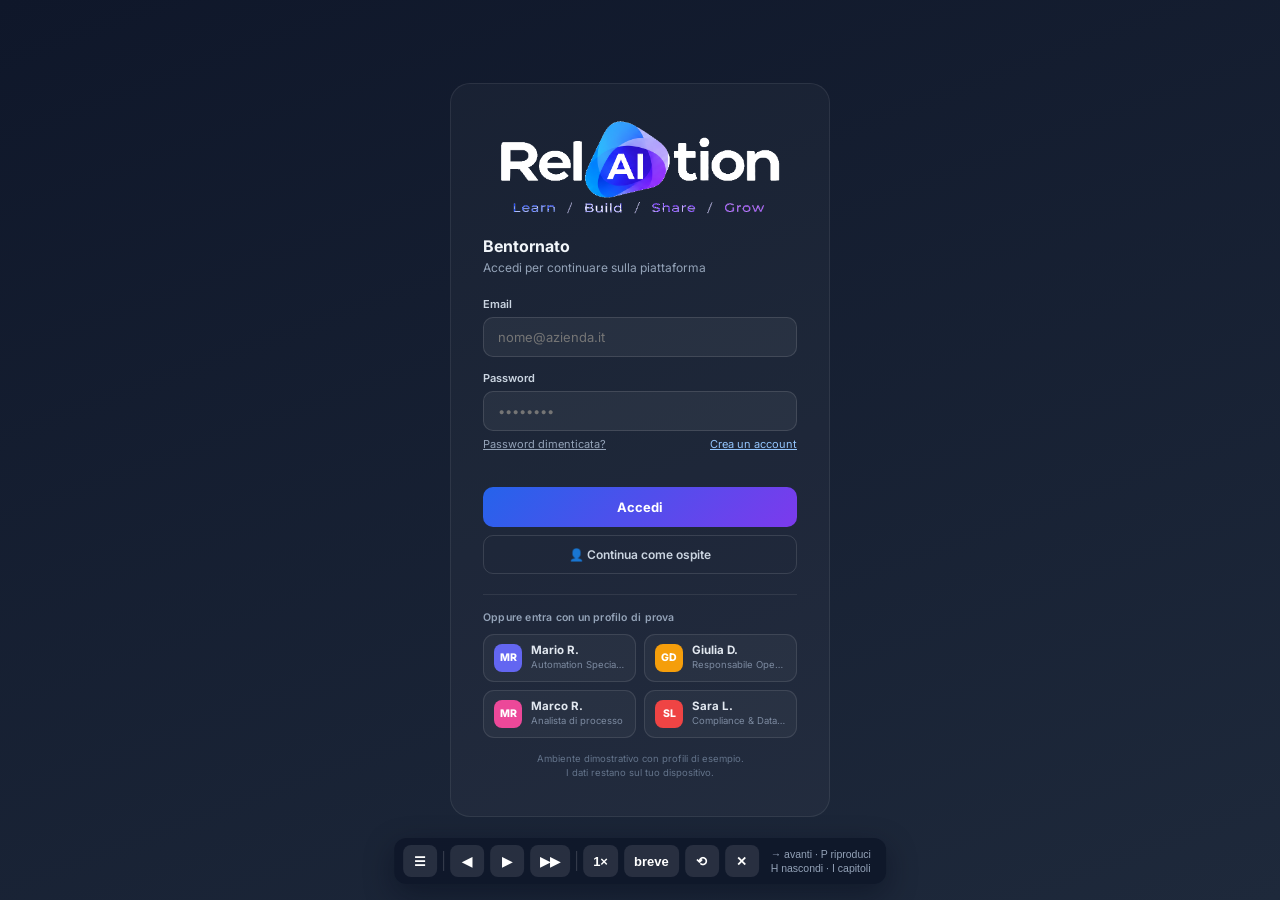
<file: relaition-mvp/demo/demo.html>
<!doctype html>
<html lang="it">
<head>
<meta charset="utf-8">
<meta name="viewport" content="width=device-width,initial-scale=1">
<title>RelAItion · Dimostrazione guidata</title>
<style>
/* La demo vuole due aree affiancate: applicazione a sinistra, narrazione a
   destra. Su un telefono non ci stanno, e impaginarle in colonna vorrebbe
   dire mostrare il riquadro senza vedere cosa sta facendo. Meglio dirlo. */
.avviso-demo-mobile{position:fixed;inset:0;z-index:99999;display:none;
  background:linear-gradient(160deg,#0F172A 0%,#1E293B 100%);
  color:#E2E8F0;font-family:Inter,system-ui,sans-serif;
  flex-direction:column;align-items:center;justify-content:center;
  gap:14px;padding:28px;text-align:center;line-height:1.55}
@media (max-width:820px){ .avviso-demo-mobile{display:flex} }
  /* La demo NON eredita nulla dall'app: l'app vive dentro il riquadro e resta
     intatta. Questi stili valgono solo per il palco che le sta intorno. */
  :root{
    --sfondo:#0B1220; --carta:#FFFFFF; --testo:#0F172A; --testo2:#475569;
    --testo3:#64748B; --bordo:#E2E8F0; --acc:#2563EB; --acc-l:#EFF6FF; --viola:#7C3AED;
  }
  *{box-sizing:border-box}
  html,body{margin:0;height:100%;background:var(--sfondo);
    font-family:-apple-system,"Segoe UI",Roboto,Helvetica,Arial,sans-serif;overflow:hidden}
  #app{position:absolute;inset:0;width:100%;height:100%;border:0;background:#fff}

  /* Il faretto è un'ombra enorme: oscura tutto tranne il ritaglio, senza dover
     disegnare quattro pannelli attorno all'elemento. */
  #faretto{position:fixed;border-radius:10px;pointer-events:none;z-index:40;display:none;
    box-shadow:0 0 0 9999px rgba(8,15,30,.55), 0 0 0 2px var(--acc) inset;
    transition:all .26s cubic-bezier(.22,1,.36,1)}

  #narrazione{position:fixed;z-index:50;width:370px;max-width:calc(100vw - 24px);
    background:var(--carta);border-radius:14px;padding:15px 17px;display:none;
    box-shadow:0 18px 50px rgba(2,8,23,.35);transition:left .26s cubic-bezier(.22,1,.36,1),top .26s cubic-bezier(.22,1,.36,1)}
  /* Mentre inseguono lo scorrimento, faretto e riquadro si muovono senza
     transizione: una transizione di 0,4s significa arrivare 0,4s dopo il
     contenuto, che e' esattamente il ritardo che si vedeva. La transizione
     resta per il salto da un bersaglio all'altro, dove serve. */
  #faretto.segue,#narrazione.segue{transition:none}
  #nCapitolo{font-size:10px;font-weight:800;letter-spacing:.05em;text-transform:uppercase;color:var(--acc)}
  #nTitolo{font-size:15px;font-weight:800;color:var(--testo);margin:3px 0 6px;line-height:1.3}
  #nTesto{font-size:12.5px;color:var(--testo2);line-height:1.65}
  #nTesto strong{color:var(--testo)}
  #nTesto em{color:var(--viola);font-style:normal;font-weight:600}
  .barra{height:4px;background:#EEF2F7;border-radius:3px;margin-top:12px;overflow:hidden}
  .barra > div{height:100%;width:0;background:var(--acc);border-radius:3px;transition:width .35s}
  #nContatore{font-size:10px;color:var(--testo3);margin-top:6px;text-align:right}

  /* Puntatore finto: senza, nel video le cose accadrebbero senza causa visibile. */
  #cursore{position:fixed;z-index:60;width:20px;height:20px;margin:-10px 0 0 -10px;
    border-radius:50%;background:rgba(37,99,235,.28);border:2px solid var(--acc);
    pointer-events:none;opacity:0;transition:transform .45s cubic-bezier(.4,0,.2,1),opacity .3s}
  .onda{position:fixed;z-index:59;width:14px;height:14px;margin:-7px 0 0 -7px;border-radius:50%;
    border:2px solid var(--acc);pointer-events:none;animation:onda .7s ease-out forwards}
  @keyframes onda{to{width:64px;height:64px;margin:-32px 0 0 -32px;opacity:0}}

  #comandi{position:fixed;z-index:95;bottom:16px;left:50%;transform:translateX(-50%);
    display:flex;gap:6px;align-items:center;background:rgba(15,23,42,.92);
    padding:7px 9px;border-radius:12px;box-shadow:0 10px 30px rgba(2,8,23,.4)}
  /* Maniglia di ritorno: esiste solo mentre i comandi sono nascosti, resta
     trasparente finché il mouse è fermo e compare al primo movimento. */
  #riapri{position:fixed;z-index:95;bottom:16px;left:50%;transform:translateX(-50%);
    display:none;background:rgba(15,23,42,.82);color:#CBD5E1;border:1px solid rgba(255,255,255,.14);
    border-radius:10px;padding:6px 12px;font-size:11px;font-family:inherit;cursor:pointer;
    backdrop-filter:blur(6px);opacity:0;transition:opacity .25s;pointer-events:none}
  #riapri.visibile{opacity:.9;pointer-events:auto}
  #riapri:hover{opacity:1;background:rgba(15,23,42,.95)}
  #comandi button{background:rgba(255,255,255,.1);color:#fff;border:0;border-radius:8px;
    min-width:34px;height:32px;padding:0 10px;font-size:13px;cursor:pointer;font-weight:600}
  #comandi button:hover{background:rgba(255,255,255,.22)}
  #comandi .sep{width:1px;height:20px;background:rgba(255,255,255,.18)}
  #comandi .aiuto{color:#94A3B8;font-size:10.5px;padding:0 6px;line-height:1.35}

  #pannelloIndice{position:fixed;z-index:95;left:16px;bottom:64px;width:250px;
    background:rgba(15,23,42,.95);border-radius:12px;padding:9px;display:none;
    box-shadow:0 14px 40px rgba(2,8,23,.45);max-height:60vh;overflow:auto}
  #pannelloIndice h4{color:#fff;font-size:11px;margin:4px 6px 8px;font-weight:800;
    text-transform:uppercase;letter-spacing:.05em}
  .voce{display:flex;gap:8px;align-items:center;color:#CBD5E1;font-size:11.5px;
    padding:6px 8px;border-radius:7px;cursor:pointer}
  .voce:hover{background:rgba(255,255,255,.1);color:#fff}
  .voce.attiva{background:var(--acc);color:#FFFFFF;font-weight:700}
  .voce .num{font-size:10px;opacity:.75;min-width:16px}

  #avvio{position:fixed;inset:0;z-index:90;background:var(--sfondo);
    display:flex;align-items:center;justify-content:center;flex-direction:column;gap:14px;color:#fff}
  #avvio .marchio{display:flex;align-items:center;gap:12px}
  #avvio .tessera{width:46px;height:46px;border-radius:13px;display:grid;place-items:center;
    background:linear-gradient(135deg,#2563EB,#7C3AED);box-shadow:0 4px 14px rgba(37,99,235,.35)}
  #avvio .tessera{background:none;box-shadow:none;width:auto;height:auto;filter:drop-shadow(0 6px 16px rgba(79,70,229,.5))}
  #avvio .claim{display:inline-flex;gap:.45em;font-size:12px;font-weight:600;letter-spacing:.14em;margin-top:6px}
  #avvio .claim span:nth-child(1){color:#818CF8}#avvio .claim span:nth-child(3){color:#A5B4FC}#avvio .claim span:nth-child(5){color:#C4B5FD}#avvio .claim span:nth-child(7){color:#D8B4FE}#avvio .claim i{font-style:normal;color:#64748B}
  #avvio .logo{font-size:26px;font-weight:800;letter-spacing:-.02em}
  #avvio .sub{color:#94A3B8;font-size:13px;max-width:440px;text-align:center;line-height:1.6}
  .puntini{display:flex;gap:5px;margin-top:6px}
  .puntini span{width:7px;height:7px;border-radius:50%;background:var(--acc);animation:salta 1s infinite}
  .puntini span:nth-child(2){animation-delay:.15s}
  .puntini span:nth-child(3){animation-delay:.3s}
  @keyframes salta{0%,60%,100%{opacity:.25}30%{opacity:1}}
</style>
</head>
<body>
<!-- La demo guida l'applicazione dentro un riquadro e le disegna accanto il
     riquadro di narrazione: su un telefono i due si sovrappongono e non c'e'
     impaginazione che lo risolva, perche' servono due aree affiancate. Lo
     dice invece di mostrare qualcosa di rotto. La piattaforma vera, invece,
     sul telefono funziona: il collegamento porta li'. -->
<div class="avviso-demo-mobile">
  <img src="../brand/logo-dark.png" alt="RelAItion" style="width:230px;max-width:70vw">
  <div style="font-size:15px;font-weight:700">La dimostrazione guidata vuole uno schermo grande</div>
  <div style="font-size:13px;color:#94A3B8;max-width:420px">Guida l'applicazione vera dentro un riquadro e racconta ogni passo in un secondo riquadro accanto: servono due aree affiancate, e su un telefono non ci stanno. Aprila da un computer, o da un tablet in orizzontale.</div>
  <a href="../index.html" style="margin-top:6px;padding:11px 20px;border-radius:10px;background:linear-gradient(135deg,#2563EB,#7C3AED);color:#fff;font-size:13px;font-weight:700;text-decoration:none">Apri la piattaforma</a>
  <div style="font-size:11px;color:#64748B">La piattaforma, quella si', funziona anche da telefono.</div>
</div>

<iframe id="app" src="../index.html" title="RelAItion"></iframe>

<div id="faretto"></div>
<div id="cursore"></div>

<div id="narrazione">
  <div id="nCapitolo"></div>
  <div id="nTitolo"></div>
  <div id="nTesto"></div>
  <div class="barra"><div id="nProgresso"></div></div>
  <div id="nContatore"></div>
</div>

<div id="pannelloIndice">
  <h4>Capitoli</h4>
  <div id="indice"></div>
</div>

<!-- Maniglia di ritorno. Esiste solo mentre i comandi sono nascosti, resta
     invisibile finché il mouse è fermo e compare al primo movimento: chi
     registra non se la ritrova nel video, chi ha premuto ✕ per sbaglio la
     trova subito. Nascondere qualcosa senza lasciare la strada del ritorno
     e' l'unico modo sbagliato di farlo. -->
<button id="riapri" onclick="alternaComandi()" title="Rimostra i comandi (H)">⌃ comandi</button>
<div id="comandi">
  <button onclick="alternaIndice()" title="Indice dei capitoli (I)">☰</button>
  <div class="sep"></div>
  <button onclick="indietro()" title="Passo precedente (←)">◀</button>
  <button id="bPlay" onclick="riproduci()" title="Riproduci da sola (P)">▶</button>
  <button onclick="avanti()" title="Passo successivo (→ o spazio)">▶▶</button>
  <div class="sep"></div>
  <button id="bVel" onclick="cambiaVelocita()" title="Velocità">1×</button>
  <button id="bBreve" onclick="alternaBreve()" title="Passa alla versione breve (circa 7 minuti) o a quella completa">breve</button>
  <button onclick="ricomincia()" title="Ricomincia da capo">⟲</button>
  <button onclick="alternaComandi()" title="Nascondi i comandi (H), riappaiono muovendo il mouse">✕</button>
  <div class="aiuto">→ avanti · P riproduci<br>H nascondi · I capitoli</div>
</div>

<div id="avvio">
  <div class="marchio">
    <img src="../brand/logo-dark.png" alt="RelAItion" style="width:300px;max-width:80vw;display:block;margin:0 auto 8px">
  </div>
  <div class="sub">Sto preparando la dimostrazione e fotografando lo stato della piattaforma,
    per poterlo rimettere identico alla fine.</div>
  <div class="puntini"><span></span><span></span><span></span></div>
</div>

<script src="copione.js"></script>
<script src="motore.js"></script>
</body>
</html>
</file>
<file: relaition-mvp/css/base.css>
*{box-sizing:border-box;margin:0;padding:0}
:root{
  /* Colore del marchio: blu, con il viola come secondo. Era verde, che nel
     nostro settore si legge come «riuscito» piu' che come «innovazione», e
     infatti finiva per confondersi con lo stato di successo dei flussi.
     Il verde resta, ma SOLO come semantica: `--ok` sotto. Separarli era
     necessario prima di cambiare la tinta, altrimenti «Pubblicato» e
     «Esecuzione riuscita» sarebbero diventati blu insieme ai pulsanti. */
  --ac:#2563EB;--ac-d:#1D4ED8;--ac-l:#DBEAFE;--ac-ul:#EFF6FF;
  --ac2:#7C3AED;--ac2-d:#6D28D9;--ac2-l:#EDE9FE;
  --ac3:#F59E0B;--ac3-l:#FEF3C7;
  /* Semantica: riuscito, fallito, in attesa. Non seguono il marchio, perche'
     un esito non cambia significato quando cambia la grafica. */
  --ok:#10B981;--ok-d:#059669;--ok-l:#D1FAE5;--ok-ul:#ECFDF5;
  --bg:#F8FAFC;--bg2:#F1F5F9;--bg3:#E2E8F0;
  --card:#FFFFFF;--card-h:#F8FAFC;
  --tx:#0F172A;--tx2:#334155;--tx3:#64748B;--tx4:#94A3B8;
  --bo:#E2E8F0;--bo2:#CBD5E1;
  --r:8px;--rl:12px;--rxl:16px;--r2xl:20px;
  --sh:0 1px 3px rgba(0,0,0,.06),0 1px 2px rgba(0,0,0,.04);
  --sh-md:0 4px 6px -1px rgba(0,0,0,.07),0 2px 4px -2px rgba(0,0,0,.05);
  --sh-lg:0 10px 15px -3px rgba(0,0,0,.08),0 4px 6px -4px rgba(0,0,0,.04);
  --sh-xl:0 20px 25px -5px rgba(0,0,0,.1),0 8px 10px -6px rgba(0,0,0,.06);
  --glass:rgba(255,255,255,.7);--glass-b:blur(12px);
  --trans:all .14s cubic-bezier(.2,0,0,1);
}
html,body{height:100%;font-family:'Inter',system-ui,-apple-system,sans-serif;color:var(--tx);background:var(--bg);overflow:hidden;-webkit-font-smoothing:antialiased}
.app{display:flex;height:100vh}

/* ─── SIDEBAR ─── */
.sidebar{width:240px;background:linear-gradient(180deg,#0F172A 0%,#1E293B 100%);display:flex;flex-direction:column;flex-shrink:0;z-index:50}
.logo-area{padding:20px;border-bottom:1px solid rgba(255,255,255,.08)}
.logo-row{display:flex;align-items:center;gap:12px;cursor:pointer;border-radius:10px;padding:4px;margin:-4px;transition:background .15s}
.logo-row:hover{background:rgba(255,255,255,.06)}
.logo-mark{width:36px;height:36px;display:grid;place-items:center;filter:drop-shadow(0 4px 10px rgba(79,70,229,.45))}
.logo-mark img{width:32px;height:32px;display:block}
.logo-text{color:#F8FAFC;font-size:16px;font-weight:800;letter-spacing:-.5px}
.logo-sub{color:rgba(148,163,184,.7);font-size:10px;font-weight:500;letter-spacing:.5px;margin-top:2px}
.sidebar nav{flex:1;padding:8px 12px;overflow-y:auto}
.nav-group{padding:16px 8px 6px;font-size:10px;font-weight:600;color:rgba(148,163,184,.5);letter-spacing:1.2px;text-transform:uppercase}
.ni{display:flex;align-items:center;gap:10px;padding:9px 12px;font-size:13px;cursor:pointer;color:rgba(203,213,225,.7);border-radius:8px;transition:var(--trans);user-select:none;margin:1px 0;font-weight:500}
.ni:hover{color:#F1F5F9;background:rgba(255,255,255,.06)}
.ni.active{color:#fff;background:linear-gradient(135deg,rgba(37,99,235,.2),rgba(37,99,235,.08));box-shadow:inset 0 0 0 1px rgba(37,99,235,.3)}
.ni.active .ni-ic{color:#60A5FA}
.ni-ic{font-size:15px;width:20px;text-align:center;flex-shrink:0}
.ni-badge{margin-left:auto;background:rgba(96,165,250,.18);color:#93C5FD;font-size:10px;font-weight:700;padding:2px 7px;border-radius:10px}
.sidebar-footer{padding:16px;border-top:1px solid rgba(255,255,255,.06)}
.sf-row{display:flex;align-items:center;justify-content:space-between;gap:10px;cursor:pointer;padding:8px;border-radius:8px;transition:var(--trans)}
.sf-row:hover{background:rgba(255,255,255,.06)}
.ava{width:34px;height:34px;border-radius:10px;background:linear-gradient(135deg,#6366F1,#4F46E5);display:grid;place-items:center;font-size:13px;font-weight:700;color:#fff;flex-shrink:0}
.sf-info{flex:1;min-width:0}
.sf-name{color:#F1F5F9;font-size:12px;font-weight:600}
.sf-role{color:rgba(148,163,184,.6);font-size:10px}

/* ─── MAIN ─── */
.main{flex:1;display:flex;flex-direction:column;overflow:hidden;background:var(--bg)}
.topbar{height:56px;background:var(--card);border-bottom:1px solid var(--bo);display:flex;align-items:center;padding:0 24px;gap:12px;flex-shrink:0}
.tb-title{font-size:16px;font-weight:700;color:var(--tx)}
.tb-sub{font-size:12px;color:var(--tx3);margin-left:4px}
.tb-spacer{flex:1}
.tb-search{display:flex;align-items:center;gap:8px;background:var(--bg2);border:1px solid var(--bo);border-radius:8px;padding:6px 12px;width:280px;transition:var(--trans)}
.tb-search:focus-within{border-color:var(--ac);box-shadow:0 0 0 3px rgba(37,99,235,.1)}
.tb-search input{border:none;outline:none;background:none;font-size:12px;font-family:inherit;color:var(--tx);flex:1}
.tb-search input::placeholder{color:var(--tx4)}
.tb-btn{height:32px;padding:0 14px;border-radius:8px;border:1px solid var(--bo);background:var(--card);font-size:12px;font-weight:600;cursor:pointer;transition:var(--trans);display:inline-flex;align-items:center;gap:6px;color:var(--tx2);font-family:inherit}
.tb-btn:hover{background:var(--bg2);border-color:var(--bo2)}
.tb-btn.primary{background:linear-gradient(135deg,#2563EB,#4F46E5);color:#fff;border:none;box-shadow:0 2px 8px rgba(37,99,235,.3)}
.tb-btn.primary:hover{box-shadow:0 4px 12px rgba(37,99,235,.4);transform:translateY(-1px)}
.tb-icon-btn{width:36px;height:36px;border-radius:10px;border:1px solid var(--bo);background:var(--card);display:grid;place-items:center;cursor:pointer;transition:var(--trans);font-size:16px;position:relative}
.tb-icon-btn:hover{background:var(--bg2)}
.notif-dot{position:absolute;top:6px;right:6px;width:7px;height:7px;background:#EF4444;border-radius:50%;border:2px solid var(--card)}

.content{flex:1;overflow-y:auto;padding:0}
.page{display:none;height:100%;overflow-y:auto}
.page.active{display:block}
.page-pad{padding:24px 28px}

/* ─── SCROLLBAR ─── */
::-webkit-scrollbar{width:6px;height:6px}
::-webkit-scrollbar-track{background:transparent}
::-webkit-scrollbar-thumb{background:var(--bg3);border-radius:10px}
::-webkit-scrollbar-thumb:hover{background:var(--bo2)}

/* ─── RESPONSIVE UTILS ─── */
.grid-2{display:grid;grid-template-columns:repeat(auto-fit,minmax(280px,1fr));gap:16px}
.flex-center{display:flex;align-items:center}
.gap-8{gap:8px}.gap-12{gap:12px}.gap-16{gap:16px}
.mt-12{margin-top:12px}.mt-16{margin-top:16px}.mt-20{margin-top:20px}.mt-24{margin-top:24px}
.mb-8{margin-bottom:8px}.mb-12{margin-bottom:12px}.mb-16{margin-bottom:16px}
.text-sm{font-size:12px}.text-xs{font-size:11px}
.fw-600{font-weight:600}.fw-700{font-weight:700}
.color-muted{color:var(--tx3)}

/* ── Schede degli account nella schermata di accesso ──
   Erano un elenco verticale con la password scritta sotto: occupava mezza
   schermata e mostrava una credenziale che non serve leggere, visto che
   cliccando la scheda viene compilata da sola. */
.account-griglia{display:grid;grid-template-columns:minmax(0,1fr) minmax(0,1fr);gap:8px}
.account-scheda{display:flex;align-items:center;gap:9px;padding:9px 10px;border-radius:11px;min-width:0;
  border:1px solid rgba(255,255,255,.10);background:rgba(255,255,255,.04);cursor:pointer;
  font-family:inherit;text-align:left;transition:background .15s,border-color .15s,transform .1s}
.account-scheda:hover{background:rgba(255,255,255,.10);border-color:rgba(255,255,255,.24)}
.account-scheda:active{transform:scale(.97)}
.account-ava{width:28px;height:28px;border-radius:8px;color:#fff;display:grid;place-items:center;
  font-size:10.5px;font-weight:800;flex-shrink:0}
.account-testo{min-width:0;flex:1;display:flex;flex-direction:column;gap:1px;overflow:hidden}
.account-nome{color:#E2E8F0;font-size:11.5px;font-weight:700;line-height:1.2}
.account-ruolo{color:#7C8AA0;font-size:9.5px;line-height:1.25;
  white-space:nowrap;overflow:hidden;text-overflow:ellipsis}

/* ─── BARRA LATERALE COLLASSABILE ───
   Il menu occupava 240px fissi anche quando servivano al canvas del Builder.
   Collassato resta la sola colonna delle icone: la navigazione non sparisce,
   si comprime — nascondere del tutto le voci costringerebbe a riaprirlo per
   ogni spostamento, che è peggio del problema che risolve.

   La prima versione comprimeva e basta: logo e hamburger restavano affiancati
   dentro 64px, le icone erano quelle da 15px pensate per stare accanto a del
   testo, e i gruppi sparivano lasciando dieci voci in fila indiana. Qui la
   colonna stretta è trattata come una disposizione a sé — verticale, centrata,
   con icone più grandi e i gruppi conservati come separatori. */
.sidebar{transition:width .18s ease}
.sidebar.compatta{width:68px}

/* Testi via, icone al centro. */
.sidebar.compatta .logo-text,
.sidebar.compatta .logo-sub,
.sidebar.compatta .ni-testo,
.sidebar.compatta .sf-info,
.sidebar.compatta .sf-esci{display:none}

/* Logo e comando sopra/sotto invece che affiancati: in 68px non ci stanno
   accanto, e schiacciarli produce esattamente il disordine che si vedeva. */
.sidebar.compatta .logo-area{padding:14px 0 12px}
.sidebar.compatta .logo-area > div{flex-direction:column;gap:10px;align-items:center}
.sidebar.compatta .logo-row{justify-content:center;gap:0;padding:0;margin:0;flex:none}
.sidebar.compatta .logo-mark{width:38px;height:38px;font-size:19px}

.sidebar.compatta nav{padding:10px 0;display:flex;flex-direction:column;align-items:center;gap:2px}

/* Ogni voce è un quadrato con angoli arrotondati: bersaglio ampio, allineato,
   e uno stato attivo che si legge come un pulsante invece che come una barra. */
.sidebar.compatta .ni{
  position:relative;width:44px;height:44px;padding:0;margin:0;gap:0;
  justify-content:center;border-radius:12px}
.sidebar.compatta .ni-ic{font-size:19px;width:auto}
.sidebar.compatta .ni.active{box-shadow:inset 0 0 0 1px rgba(37,99,235,.35)}

/* I gruppi non spariscono: diventano una linea. Perdono il nome, non la
   funzione di separare piattaforma, apprendimento, social e account. */
.sidebar.compatta .nav-group{
  display:block;width:26px;height:1px;padding:0;margin:9px 0;font-size:0;
  background:rgba(255,255,255,.12);overflow:hidden}

/* Il contatore diventa un punto ancorato all'angolo dell'icona: perde il
   numero, non il fatto che qualcosa richiede attenzione. */
.sidebar.compatta .ni-badge{
  position:absolute;top:7px;right:7px;transform:none;
  min-width:9px;width:9px;height:9px;padding:0;font-size:0;line-height:0;
  border-radius:50%;background:#60A5FA;
  box-shadow:0 0 0 2px #16233c}

.sidebar.compatta .sidebar-footer{padding:12px 0}
.sidebar.compatta .sf-row{justify-content:center;padding:0;gap:0}
.sidebar.compatta .ava{width:36px;height:36px}

.sb-toggle{width:30px;height:30px;border-radius:9px;display:grid;place-items:center;cursor:pointer;
  color:rgba(203,213,225,.7);flex-shrink:0;transition:var(--trans);font-size:15px;line-height:1;
  background:rgba(255,255,255,.05);border:none;padding:0}
.sb-toggle:hover{background:rgba(255,255,255,.12);color:#F1F5F9}

/* Uscita: l'icona della porta non si capiva. Un controllo etichettato, con
   la freccia che esce dal riquadro, si legge senza doverci passare sopra. */
.sf-esci{display:flex;align-items:center;gap:6px;cursor:pointer;flex-shrink:0;
  color:rgba(203,213,225,.6);font-size:11px;font-weight:600;padding:6px 9px;border-radius:8px;
  transition:var(--trans);border:1px solid transparent}
.sf-esci:hover{color:#FCA5A5;background:rgba(239,68,68,.12);border-color:rgba(239,68,68,.25)}
.sf-esci svg{width:14px;height:14px;flex-shrink:0}

/* Un'etichetta non e' un contatore: «AI» accanto al Builder dice cos'e' quel
   nodo, non che qualcosa richiede attenzione. Trasformarla in un punto verde
   come gli avvisi la faceva leggere come un allarme, quindi nel menu compatto
   sparisce invece di diventare un pallino. */
.sidebar.compatta .ni-badge.ni-etichetta{display:none}

/* Ingresso al Learning Hub dalla barra in alto: colore proprio, così non si
   confonde con le azioni sul contenuto, ma non primario, che resta «Nuovo
   Agente». */
.tb-btn.tb-impara{color:#6D28D9;border-color:#DDD6FE;background:#F5F3FF;font-weight:700}
.tb-btn.tb-impara:hover{background:#EDE9FE;border-color:#C4B5FD}

/* ── Marchio ────────────────────────────────────────────────────
   La parola «RelAItion» con il segno al posto di «AI», e il claim nei
   quattro colori del foglio di identita' (#4F46E5 #6366F1 #A855F7 e il viola
   chiaro). Il segno e' un'immagine vettoriale trasparente, quindi vale su
   sfondo chiaro e scuro: cambia solo il colore della parola. */
.wordmark{display:inline-flex;align-items:center;font-weight:800;font-size:34px;letter-spacing:-1.2px;line-height:1;color:#0F172A}
.wordmark-chiaro{color:#F8FAFC}
.wordmark-mark{width:1.35em;height:1.35em;margin:0 -.04em;position:relative;top:.02em;display:block}
.claim{display:inline-flex;align-items:center;gap:.45em;font-size:12px;font-weight:600;letter-spacing:.14em;text-transform:none}
.claim span:nth-child(1){color:#4F46E5}
.claim span:nth-child(3){color:#6366F1}
.claim span:nth-child(5){color:#8B5CF6}
.claim span:nth-child(7){color:#A855F7}
.claim i{font-style:normal;color:#94A3B8;font-weight:400}
.claim-mini{font-size:9px;letter-spacing:.08em;gap:.3em;margin-top:2px}
/* Sul menu scuro i colori del claim si alzano di un tono per leggersi. */
.sidebar .claim span:nth-child(1){color:#818CF8}
.sidebar .claim span:nth-child(3){color:#A5B4FC}
.sidebar .claim span:nth-child(5){color:#C4B5FD}
.sidebar .claim span:nth-child(7){color:#D8B4FE}
.sidebar.compatta .logo-mark img{width:34px;height:34px}

/* ── Tema scuro ─────────────────────────────────────────────────
   Tutta l'interfaccia legge i colori dalle variabili qui sopra: il tema
   scuro le ridefinisce e basta. Restano chiari, di proposito, i riquadri di
   avviso con colore proprio (ambra, rosso): sono segnali, e un segnale deve
   restare riconoscibile in entrambi i temi. La scelta si salva nel browser e
   si applica prima del primo disegno (vedi lo script in testa a index.html),
   cosi' non c'e' il lampo bianco al caricamento. */
html[data-theme="dark"]{
  color-scheme:dark;
  --bg:#0B1220;--bg2:#111A2E;--bg3:#1B2740;
  --card:#131C31;--card-h:#182340;
  --tx:#F1F5F9;--tx2:#CBD5E1;--tx3:#94A3B8;--tx4:#64748B;
  --bo:#233049;--bo2:#33415A;
  --ac-l:#1E2A5C;--ac-ul:#151D3A;
  --ac2-l:#2E1F5E;
  --ac3-l:#3A2A0E;
  --ok-l:#0F3B2E;--ok-ul:#0C2A22;
  --sh:0 1px 3px rgba(0,0,0,.4),0 1px 2px rgba(0,0,0,.3);
  --sh-md:0 4px 6px -1px rgba(0,0,0,.45),0 2px 4px -2px rgba(0,0,0,.35);
  --sh-lg:0 10px 15px -3px rgba(0,0,0,.5),0 4px 6px -4px rgba(0,0,0,.4);
  --sh-xl:0 20px 25px -5px rgba(0,0,0,.55),0 8px 10px -6px rgba(0,0,0,.45);
  --glass:rgba(19,28,49,.75);
}
html[data-theme="dark"] .wordmark{color:#F1F5F9}
html[data-theme="dark"] .tb-btn.tb-impara{background:#2E1F5E;border-color:#4C3A8A;color:#C4B5FD}
html[data-theme="dark"] .tb-btn.tb-impara:hover{background:#3B2A75}
html[data-theme="dark"] .tb-search{background:var(--bg2)}
html[data-theme="dark"] input,html[data-theme="dark"] textarea,html[data-theme="dark"] select{background:var(--bg2);color:var(--tx);border-color:var(--bo)}
html[data-theme="dark"] .prop-input,html[data-theme="dark"] .prop-select{background:var(--bg2);color:var(--tx)}
/* Interruttore nella barra in alto */
.tb-tema{font-size:15px;line-height:1}
html[data-theme="dark"] .ai-panel{background:linear-gradient(135deg,#151D3A,#0F2A24)}
html[data-theme="dark"] .aiuto-testo-corpo{background:#1B1530;border-color:#4C3A8A}
html[data-theme="dark"] .exec-entry.aperta .exec-msg{background:var(--bg2)}
html[data-theme="dark"] .account-scheda{background:rgba(255,255,255,.04)}
html[data-theme="dark"] .mkt-hero{background:linear-gradient(135deg,#151D3A 0%,#1F1740 50%,#2A1F0E 100%)}
html[data-theme="dark"] .learn-hero{background:linear-gradient(135deg,#151D3A 0%,#1F1740 100%)}
html[data-theme="dark"] .connector-config{background:linear-gradient(135deg,#0F2A24,#151D3A)}

/* Ingresso alla sandbox didattica: ambra, lo stesso colore del banner che
   compare quando e' attiva, cosi' il pulsante e il posto in cui porta si
   riconoscono a vicenda. */
.tb-btn.tb-sandbox{color:#92400E;border-color:#FCD34D;background:#FEF3C7;font-weight:700}
.tb-btn.tb-sandbox:hover{background:#FDE68A;border-color:#F59E0B}
html[data-theme="dark"] .tb-btn.tb-sandbox{background:#3A2A0E;border-color:#92400E;color:#FCD34D}

/* ── Tema scuro: riquadri con colore scritto in linea ──────────────
   I riquadri di avviso (verifica del flusso, presidi consigliati, note ambra
   e rosse) hanno lo sfondo pastello scritto nel template: nel tema scuro
   restavano chiari con sopra il testo chiaro del tema, illeggibili. Qui si
   intercettano dallo stile in linea e si portano alla tinta scura
   corrispondente, con il testo alzato di tono. E' un rimedio dichiarato: il
   modo pulito sarebbe una classe per ogni riquadro, e questo blocco e' la
   lista di quelle che mancano. */
html[data-theme="dark"] .validation-item{background:#3A1418;border-color:#5B1F26}
html[data-theme="dark"] .validation-item:hover{background:#4A1A20}
html[data-theme="dark"] .validation-item .vi-msg{color:#FECACA}
html[data-theme="dark"] .cc-testa-avviso{background:#3A2A0E;border-bottom-color:#78350F;color:#FDE68A}
html[data-theme="dark"] .cc-conteggio{background:#3A2A0E;color:#FCD34D}
/* ambra */
html[data-theme="dark"] [style*="background:#FEF3C7" i],
html[data-theme="dark"] [style*="background:#FFFBEB" i],
html[data-theme="dark"] [style*="background:#FDE68A" i]{background:#3A2A0E!important;border-color:#78350F!important;color:#FDE68A!important}
/* rosso */
html[data-theme="dark"] [style*="background:#FEE2E2" i],
html[data-theme="dark"] [style*="background:#FEF2F2" i]{background:#3A1418!important;border-color:#7F1D1D!important;color:#FECACA!important}
/* viola */
html[data-theme="dark"] [style*="background:#FDF4FF" i],
html[data-theme="dark"] [style*="background:#F5F3FF" i],
html[data-theme="dark"] [style*="background:#EDE9FE" i],
html[data-theme="dark"] [style*="background:#FAF5FF" i]{background:#2E1F5E!important;border-color:#4C3A8A!important;color:#DDD6FE!important}
/* blu */
html[data-theme="dark"] [style*="background:#DBEAFE" i],
html[data-theme="dark"] [style*="background:#EFF6FF" i],
html[data-theme="dark"] [style*="background:#EEF2FF" i]{background:#1E2A5C!important;border-color:#3B4A8A!important;color:#BFDBFE!important}
/* verde */
html[data-theme="dark"] [style*="background:#D1FAE5" i],
html[data-theme="dark"] [style*="background:#ECFDF5" i],
html[data-theme="dark"] [style*="background:#F0FDF4" i]{background:#0F3B2E!important;border-color:#166534!important;color:#A7F3D0!important}
/* bianchi e grigi chiari */
html[data-theme="dark"] [style*="background:#F8FAFC" i],
html[data-theme="dark"] [style*="background:#F1F5F9" i],
html[data-theme="dark"] [style*="background:#E2E8F0" i]{background:var(--bg2)!important;color:var(--tx)!important}
html[data-theme="dark"] [style*="background:#FFFFFF" i],
html[data-theme="dark"] [style*="background:#FFF;" i],
html[data-theme="dark"] [style*="background:#FFF\"" i],
html[data-theme="dark"] [style*="background:white" i]{background:var(--card)!important;color:var(--tx)!important}
/* testi scuri scritti in linea dentro quei riquadri */
html[data-theme="dark"] [style*="color:#92400E" i],
html[data-theme="dark"] [style*="color:#B45309" i],
html[data-theme="dark"] [style*="color:#78350F" i]{color:#FDE68A!important}
html[data-theme="dark"] [style*="color:#991B1B" i],
html[data-theme="dark"] [style*="color:#B91C1C" i],
html[data-theme="dark"] [style*="color:#7F1D1D" i]{color:#FCA5A5!important}
html[data-theme="dark"] [style*="color:#1E40AF" i],
html[data-theme="dark"] [style*="color:#1D4ED8" i]{color:#93C5FD!important}
html[data-theme="dark"] [style*="color:#065F46" i],
html[data-theme="dark"] [style*="color:#047857" i]{color:#6EE7B7!important}
html[data-theme="dark"] [style*="color:#6D28D9" i],
html[data-theme="dark"] [style*="color:#5B21B6" i]{color:#C4B5FD!important}
html[data-theme="dark"] [style*="color:#0F172A" i],
html[data-theme="dark"] [style*="color:#1E293B" i],
html[data-theme="dark"] [style*="color:#334155" i]{color:var(--tx)!important}
/* Logo intero (file ufficiale): largo quanto il contenitore, mai piu' di 320px */
.logo-intero{display:block;width:100%;max-width:320px;height:auto;margin-left:auto;margin-right:auto;image-rendering:auto}
.logo-mark img{width:32px;height:auto;display:block}
.sidebar.compatta .logo-mark img{width:36px}
/* classi con tinta pastello scritta nel foglio di stile */
html[data-theme="dark"] .lesson-content .warning-box{background:#3A2A0E;color:#FDE68A}
html[data-theme="dark"] .quiz-option.correct{background:#0F3B2E}
html[data-theme="dark"] .quiz-option.wrong{background:#3A1418}
html[data-theme="dark"] .cc-fuoripalette,html[data-theme="dark"] .allegati-manca{background:#3A2A0E;border-color:#78350F}
html[data-theme="dark"] .cc-pastiglia-ko,html[data-theme="dark"] .cc-pastiglia-ko:hover{background:#3A2A0E;border-color:#92400E;color:#FCD34D}
html[data-theme="dark"] .badge-r{background:#3A1418;color:#FCA5A5}
html[data-theme="dark"] .conn-stato.errore{background:#3A1418;color:#FCA5A5}
html[data-theme="dark"] .conn-stato.nuovo{background:#3A2A0E;color:#FDE68A}
html[data-theme="dark"] .conn-sim{background:#2E1F5E;color:#C4B5FD}
html[data-theme="dark"] .conn-esito.errore{background:#3A1418;color:#FCD34D}
/* il toast e' scuro con testo bianco: nel tema scuro si inverte, altrimenti
   sparisce sullo sfondo */
html[data-theme="dark"] .toast{background:#F1F5F9;color:#0F172A}
html[data-theme="dark"] .badge-b{color:#C4B5FD}
html[data-theme="dark"] .badge-g{color:#6EE7B7}
html[data-theme="dark"] .badge-y{color:#FCD34D}
html[data-theme="dark"] .badge-p{background:#2E1F5E;color:#C4B5FD}
/* Versione in esecuzione, in fondo al menu: piccola, letta dal service worker */
.versione-app{font-size:9px;color:rgba(148,163,184,.45);text-align:right;padding:4px 6px 0;letter-spacing:.04em;min-height:12px}
.sidebar.compatta .versione-app{display:none}

/* Riga di un agente pianificato (Log Esecuzioni): il blocco del testo prende
   lo spazio che avanza e può rimpicciolirsi. Stava fra gli stili in linea, ma
   da lì nessun foglio può cambiarlo senza `!important`, e su schermo stretto
   la riga deve andare a capo. */
.riga-pianificata .rp-testo{flex:1;min-width:0}
.riga-esecuzione .re-testo{flex:1;min-width:0}
</file>
<file: relaition-mvp/css/components.css>
/* ─── CARDS ─── */
.card{background:var(--card);border:1px solid var(--bo);border-radius:var(--rl);padding:20px;transition:var(--trans)}
.card:hover{box-shadow:var(--sh-md);border-color:var(--bo2)}
.card-header{display:flex;align-items:center;justify-content:space-between;margin-bottom:16px}
.card-title{font-size:14px;font-weight:700}
.section-title{font-size:22px;font-weight:800;letter-spacing:-.5px;margin-bottom:4px}
.section-sub{font-size:13px;color:var(--tx3);margin-bottom:20px;line-height:1.5}

/* ─── STAT CARDS ─── */
.stats-row{display:grid;grid-template-columns:repeat(auto-fit,minmax(190px,1fr));gap:16px;margin-bottom:24px}
.stat-card{background:var(--card);border:1px solid var(--bo);border-radius:var(--rl);padding:18px 20px;transition:var(--trans)}
.stat-card:hover{transform:translateY(-2px);box-shadow:var(--sh-md)}
.stat-label{font-size:11px;font-weight:600;color:var(--tx3);text-transform:uppercase;letter-spacing:.5px;margin-bottom:8px;display:flex;align-items:center;gap:6px}
.stat-val{font-size:28px;font-weight:800;letter-spacing:-1px}
.stat-change{font-size:11px;font-weight:600;margin-top:4px}
.stat-up{color:#10B981}.stat-down{color:#EF4444}

/* ─── BADGES / TAGS ─── */
.badge{display:inline-flex;align-items:center;gap:4px;padding:3px 10px;border-radius:20px;font-size:11px;font-weight:600}
.badge-g{background:var(--ok-l);color:var(--ok-d)}
.badge-b{background:var(--ac2-l);color:var(--ac2-d)}
.badge-y{background:var(--ac3-l);color:#D97706}
.badge-r{background:#FEE2E2;color:#DC2626}
.badge-p{background:#F3E8FF;color:#7C3AED}
.badge-gray{background:var(--bg2);color:var(--tx3)}

/* ─── TABS ─── */
.tabs{display:flex;gap:2px;border-bottom:2px solid var(--bo);margin-bottom:20px}
.tab{padding:10px 18px;font-size:13px;font-weight:600;color:var(--tx3);cursor:pointer;border-bottom:2px solid transparent;margin-bottom:-2px;transition:var(--trans)}
.tab:hover{color:var(--tx)}
.tab.active{color:var(--ac);border-bottom-color:var(--ac)}

/* ─── MODAL ─── */
.modal-overlay{position:fixed;inset:0;background:rgba(15,23,42,.58);z-index:200;display:none;place-items:center}
.modal-overlay.show{display:grid}
.modal{background:var(--card);border-radius:var(--rxl);box-shadow:var(--sh-xl);width:90%;max-width:680px;max-height:85vh;overflow-y:auto;padding:28px}
.modal-lg{max-width:820px}
.modal h2{font-size:18px;font-weight:800;margin-bottom:4px}
.modal-close{width:32px;height:32px;border-radius:8px;border:none;background:var(--bg2);cursor:pointer;display:grid;place-items:center;font-size:16px;transition:var(--trans)}
.modal-close:hover{background:var(--bg3)}

/* ─── TOAST ─── */
.toast-wrap{position:fixed;top:20px;right:20px;z-index:999;display:flex;flex-direction:column;gap:8px}
.toast{background:var(--tx);color:#fff;padding:12px 20px;border-radius:10px;font-size:13px;font-weight:500;box-shadow:var(--sh-xl);display:flex;align-items:center;gap:8px;animation:toastIn .3s}
@keyframes toastIn{from{opacity:0;transform:translateY(-10px)}to{opacity:1;transform:none}}

/* Import/Export modal */
.import-drop{border:2px dashed var(--bo2);border-radius:var(--rl);padding:32px;text-align:center;cursor:pointer;transition:var(--trans)}
.import-drop:hover{border-color:var(--ac);background:var(--ac-ul)}
.import-drop.dragover{border-color:var(--ac);background:var(--ac-l)}

/* Notification panel */
.notif-panel{position:fixed;top:56px;right:20px;width:340px;background:var(--card);border:1px solid var(--bo);border-radius:var(--rl);box-shadow:var(--sh-xl);z-index:100;display:none;max-height:400px;overflow-y:auto}
.notif-panel.show{display:block}
.notif-item{padding:12px 16px;border-bottom:1px solid var(--bg2);display:flex;gap:10px;align-items:flex-start;cursor:pointer;transition:var(--trans)}
.notif-item:hover{background:var(--bg2)}
.notif-item.unread{background:var(--ac-ul)}

/* ═══ VISUAL POLISH v8 ═══ */
@keyframes pageIn{from{opacity:0;transform:translateY(4px)}to{opacity:1;transform:none}}
.page.active{animation:pageIn .15s cubic-bezier(.2,0,0,1)}
/* Il gradiente delle intestazioni non scorre piu': un'area grande ridisegnata a
   ogni fotogramma per dodici secondi, e poi da capo, pesa su tutta la pagina. */
/* Il marchio nel menu non pulsa piu': un filtro drop-shadow animato all'infinito
   costringe il browser a ridisegnare ogni fotogramma, sempre, su ogni pagina,
   ed e' la prima causa delle finestre che si aprivano a scatti. */
@keyframes logoPulse{0%,100%{opacity:1}50%{opacity:.72}}
.ni.active{position:relative;overflow:hidden}
.ni.active::after{content:'';position:absolute;left:0;top:0;bottom:0;width:3px;background:linear-gradient(180deg,#2563EB,#7C3AED);border-radius:0 3px 3px 0}
.agent-card{position:relative}
.agent-card::before{content:'';position:absolute;inset:0;border-radius:var(--rl);background:linear-gradient(135deg,rgba(37,99,235,.06),rgba(124,58,237,.06));opacity:0;transition:opacity .25s;pointer-events:none}
.agent-card:hover::before{opacity:1}
.stat-card{position:relative;overflow:hidden}
.stat-card::after{content:'';position:absolute;top:0;right:0;width:60px;height:60px;background:radial-gradient(circle at top right,rgba(37,99,235,.08),transparent 70%)}
.tb-btn.primary{position:relative;overflow:hidden}
.tb-btn.primary::after{content:'';position:absolute;top:0;left:-100%;width:60%;height:100%;background:linear-gradient(90deg,transparent,rgba(255,255,255,.25),transparent);transition:left .5s}
.tb-btn.primary:hover::after{left:130%}
.path-card:hover .path-icon{transform:scale(1.15) rotate(-4deg)}
.path-icon{transition:transform .25s}
.b-node{box-shadow:var(--sh)}
.palette-item:active{cursor:grabbing;transform:scale(.97)}
.palette-tabs{flex-wrap:wrap}
.palette-tab{font-size:10px;padding:7px 2px;min-width:44px}
.badge{transition:var(--trans)}
/* Apertura delle finestre: 160 ms senza rimbalzo. La curva con sovraelongazione
   (1,4) faceva «assestare» la finestra dopo l'arrivo, e quel mezzo secondo di
   assestamento si leggeva come lentezza. */
.modal{animation:modalIn .16s cubic-bezier(.2,0,0,1)}
@keyframes modalIn{from{opacity:0;transform:scale(.97) translateY(6px)}to{opacity:1;transform:none}}
.leaderboard-row,.notif-item,.lesson-item{cursor:pointer}
.leaderboard-row:hover{background:var(--bg2);border-radius:8px}
.quiz-option{position:relative}
.connector-config{background:linear-gradient(135deg,#F0FDF4,#EFF6FF);border:1px solid var(--ac-l);border-radius:var(--rl);padding:14px;margin-bottom:14px}
.connector-config-title{font-size:11px;font-weight:700;margin-bottom:10px;display:flex;align-items:center;gap:6px;color:var(--tx2)}
.tag-clickable{cursor:pointer;transition:var(--trans)}
.tag-clickable:hover{background:var(--ac-l);color:var(--ac-d)}


.code-modal-pre{background:#0F172A;color:#E2E8F0;padding:18px;border-radius:12px;font-family:'SF Mono',Menlo,monospace;font-size:11px;line-height:1.6;overflow:auto;max-height:420px;white-space:pre}
.code-modal-pre .kw{color:#C084FC}.code-modal-pre .str{color:#86EFAC}.code-modal-pre .cm{color:#64748B}


.b-port{width:14px;height:14px;box-shadow:0 1px 3px rgba(0,0,0,.15)}
.b-port:hover{transform:scale(1.5);box-shadow:0 0 0 4px rgba(99,102,241,.15)}
.b-port-in{top:-7px;margin-left:-7px}
.b-port-out{bottom:-7px;margin-left:-7px}
.b-port-true{bottom:-7px;margin-left:-7px}
.b-port-false{bottom:-7px;margin-left:-7px}

/* ═══ COERENZA VISIVA — schermate full-screen (login/boot), righe di
   lista cliccabili e chip, aggiunte in fasi successive con stili inline
   ad-hoc: qui riportate sullo stesso linguaggio (transizioni, hover,
   animazioni d'ingresso) del resto della piattaforma. ═══ */

#loginScreen,#bootOverlay{animation:fullscreenIn .35s cubic-bezier(.4,0,.2,1)}
@keyframes fullscreenIn{from{opacity:0}to{opacity:1}}
#loginScreen>div{animation:modalIn .25s cubic-bezier(.2,0,0,1)}
#loginScreen input{transition:var(--trans)}
#loginScreen input:focus{outline:none;border-color:#2563EB!important;box-shadow:0 0 0 3px rgba(37,99,235,.18)}
#loginScreen button{transition:var(--trans)}
#loginScreen button[type="submit"]:hover{filter:brightness(1.08);transform:translateY(-1px);box-shadow:0 6px 16px rgba(37,99,235,.35)}
#loginScreen button[type="submit"]:active{transform:translateY(0)}
#loginScreen button[type="button"]:hover{background:rgba(255,255,255,.06);border-color:rgba(255,255,255,.22)}
#bootOverlay img{animation:logoPulse 1.6s ease-in-out infinite}

/* Righe di lista cliccabili (log esecuzioni, esecuzioni pianificate) —
   stesso feedback hover delle altre righe interattive della piattaforma. */
.list-row{transition:var(--trans)}
.list-row:hover{background:var(--bg2)}

/* Chip di suggerimento (es. esempi Chat AI) */
.chip{transition:var(--trans);display:inline-flex}
.chip:hover{transform:translateY(-1px);box-shadow:var(--sh)}
.chip:active{transform:translateY(0)}

/* ── CONNESSIONI ────────────────────────────────────────────────────────────
   Le connessioni sono l'unico punto della piattaforma dove lo stato conta piu'
   del contenuto: prima di eseguire un flusso serve sapere a colpo d'occhio
   cosa e' stato provato, cosa e' rotto e cosa e' solo dichiarato. Per questo
   la scheda porta una banda di stato a sinistra e non una semplice etichetta. */
.conn-riepilogo{display:flex;gap:8px;margin-bottom:12px}
.conn-kpi{flex:1;background:var(--bg2);border:1px solid var(--bo);border-radius:9px;padding:8px 10px;text-align:center}
.conn-kpi b{display:block;font-size:17px;line-height:1.2;color:var(--tx)}
.conn-kpi span{font-size:10px;color:var(--tx4);text-transform:uppercase;letter-spacing:.04em;font-weight:700}
.conn-kpi.ok b{color:var(--ac-d)}
.conn-kpi.ko b{color:#B91C1C}

.conn-card{position:relative;background:var(--card);border:1px solid var(--bo);border-radius:11px;
  padding:11px 13px 11px 16px;margin-bottom:8px;transition:var(--trans);overflow:hidden}
.conn-card:hover{border-color:var(--bo2);box-shadow:0 2px 8px rgba(15,23,42,.06)}
/* La banda e' l'indicatore primario: resta leggibile anche scorrendo in fretta. */
.conn-card::before{content:'';position:absolute;left:0;top:0;bottom:0;width:4px;background:var(--bo2)}
.conn-card.st-ok::before{background:var(--ok)}
.conn-card.st-errore::before{background:#EF4444}
.conn-card.st-nuovo::before{background:#FBBF24}

.conn-top{display:flex;align-items:center;gap:10px}
.conn-ic{width:34px;height:34px;border-radius:9px;display:flex;align-items:center;justify-content:center;
  font-size:16px;background:var(--bg2);border:1px solid var(--bo);flex-shrink:0}
.conn-nome{font-size:12.5px;font-weight:700;color:var(--tx);display:flex;align-items:center;gap:6px}
.conn-sub{font-size:10.5px;color:var(--tx4);white-space:nowrap;overflow:hidden;text-overflow:ellipsis;margin-top:1px}
.conn-stato{font-size:10px;font-weight:700;padding:3px 8px;border-radius:20px;white-space:nowrap;flex-shrink:0}
.conn-stato.ok{background:var(--ac-l);color:var(--ac-d)}
.conn-stato.errore{background:#FEE2E2;color:#B91C1C}
.conn-stato.nuovo{background:#FEF3C7;color:#92400E}
/* Marchio per i tipi che il browser non puo' eseguire davvero (es. database):
   deve essere visibile QUI, non solo nella documentazione. */
.conn-sim{font-size:9px;font-weight:700;padding:2px 6px;border-radius:4px;background:#EDE9FE;color:#6D28D9;letter-spacing:.02em}
.conn-esito{font-size:10.5px;line-height:1.45;margin-top:8px;padding:7px 9px;border-radius:7px;background:var(--bg2)}
.conn-esito.ok{background:var(--ac-ul);color:#047857}
.conn-esito.errore{background:#FEF2F2;color:#B45309}
.conn-azioni{display:flex;gap:6px;margin-top:10px}
.conn-azioni .tb-btn{height:30px;font-size:11px}
.conn-azioni .tb-btn.fill{flex:1;justify-content:center}

/* Scelta del tipo: una tendina di icone non basta, serve sapere COSA fa ognuna
   prima di crearla, altrimenti si crea la connessione sbagliata e la si prova. */
.conn-tipi{display:grid;grid-template-columns:repeat(auto-fit,minmax(210px,1fr));gap:8px}
.conn-tipo{display:flex;gap:9px;align-items:flex-start;text-align:left;background:var(--card);
  border:1px solid var(--bo);border-radius:10px;padding:10px 11px;cursor:pointer;transition:var(--trans);font-family:inherit}
.conn-tipo:hover{border-color:var(--ac);background:var(--ac-ul)}
.conn-tipo .ci{font-size:17px;line-height:1.1;flex-shrink:0}
/* Titolo e descrizione erano due span inline: si leggevano attaccati
   ("CartellaUna cartella sul computer"). */
.conn-tipo .cn{display:block;font-size:11.5px;font-weight:700;color:var(--tx)}
.conn-tipo .cd{display:block;font-size:10px;color:var(--tx4);line-height:1.45;margin-top:3px}

.conn-esito.attesa{background:var(--bg2);color:var(--tx3);display:flex;align-items:center;gap:7px}
.conn-card.in-prova{opacity:.85}
.conn-spinner{width:11px;height:11px;border:2px solid var(--bo2);border-top-color:var(--ac);
  border-radius:50%;display:inline-block;animation:connGira .7s linear infinite;flex-shrink:0}
@keyframes connGira{to{transform:rotate(360deg)}}

/* Intestazione delle sezioni del Log Esecuzioni: manuali e pianificate sono
   due elenchi distinti, e l'intestazione deve reggere lo scorrimento. */
.execlog-testa{padding:12px 20px;border-bottom:1px solid var(--bo);font-size:12.5px;
  font-weight:700;background:var(--bg2);position:sticky;top:0;z-index:1}

/* ── Transizioni ────────────────────────────────────────────────
   La schermata di accesso entrava con una dissolvenza e usciva di colpo:
   l'asimmetria si legge come uno scatto. Qui esce come è entrata, e sotto
   di lei il contenuto giusto è già stato disegnato. */
#loginScreen{transition:opacity .28s cubic-bezier(.4,0,.2,1)}
#loginScreen.uscita{opacity:0;pointer-events:none}

/* Chi ha chiesto al sistema operativo meno animazioni le deve avere meno
   anche qui: non è una preferenza estetica, per alcune persone è una
   necessità. */
@media (prefers-reduced-motion: reduce){
  .page.active,#loginScreen,#bootOverlay,#loginScreen>div,.modal,.logo-mark{animation:none!important}
  #loginScreen{transition:none}
  .mkt-hero,.learn-hero{animation:none!important}
}

/* Pulsante di sostituzione dentro una riga della verifica: sta a destra, non
   si allarga e non eredita il cursore della riga, che porta al nodo. */
.validation-item .vi-fix{margin-left:auto;flex-shrink:0;height:26px;font-size:11px;padding:0 10px}

/* Riga che dice se la prova di una connessione è possibile qui e ora. */
.conn-capacita{font-size:10.5px;font-weight:600;margin:6px 0 2px;letter-spacing:.01em}

/* La schermata di accesso sta a z-index 10000, le finestre a 200: i moduli
   «Crea un account» e «Password dimenticata», che si aprono proprio da lì,
   finivano dietro e sembravano non aprirsi affatto. Una finestra è sempre una
   richiesta esplicita di chi la apre, quindi sta sopra tutto. */
.modal-overlay{z-index:10050}

/* ── Finestra degli errori di esecuzione ──
   Riusa .validation-item perche' i due elenchi si leggono allo stesso modo:
   una riga, un nodo, un clic per andarci. Qui pero' la riga ha due piani — il
   problema e il rimedio — quindi l'allineamento verticale passa in alto,
   altrimenti l'icona galleggia a meta' di un testo su tre righe. */
.validation-item .vi-msg{display:block}
.validation-list .validation-item{align-items:flex-start}
.validation-item .vi-tag{display:inline-block;margin-left:7px;padding:1px 7px;
  border:1px solid;border-radius:999px;font-size:9.5px;font-weight:700;
  text-transform:uppercase;letter-spacing:.03em;vertical-align:1px}
.validation-item .vi-rimedio{display:inline-block;margin-top:5px;color:var(--tx3);
  font-size:11px;line-height:1.45}
/* Un problema nato dentro un sotto-agente non ha un nodo su questa tela:
   niente puntatore, niente promessa di un salto che non puo' avvenire. */
.validation-item.vi-no-salto{cursor:default;opacity:.92}
.validation-item.vi-no-salto:hover{background:#FEF2F2}
html[data-theme="dark"] .validation-item.vi-no-salto:hover{background:#3A1418}
html[data-theme="dark"] .validation-item .vi-rimedio{color:#FCA5A5}
</file>
<file: relaition-mvp/css/marketplace.css>
/* ─── MARKETPLACE ─── */
.mkt-hero{background:linear-gradient(135deg,#EFF6FF 0%,#EDE9FE 50%,#FEF3C7 100%);border-radius:var(--rxl);padding:32px;margin-bottom:24px;position:relative;overflow:hidden}
.mkt-hero::before{content:'';position:absolute;top:-40px;right:-40px;width:200px;height:200px;background:radial-gradient(circle,rgba(37,99,235,.15),transparent 70%);border-radius:50%}
.mkt-hero h1{font-size:28px;font-weight:900;letter-spacing:-.8px;margin-bottom:6px}
.mkt-hero p{font-size:14px;color:var(--tx2);max-width:500px;line-height:1.6}
.mkt-filters{display:flex;gap:8px;flex-wrap:wrap;margin-bottom:20px;align-items:center}
.mkt-filter{padding:6px 14px;border-radius:20px;font-size:12px;font-weight:600;cursor:pointer;transition:var(--trans);border:1px solid var(--bo);background:var(--card);color:var(--tx2)}
.mkt-filter:hover{border-color:var(--ac);color:var(--ac)}
.mkt-filter.active{background:var(--ac);color:#fff;border-color:var(--ac)}
.mkt-grid{display:grid;grid-template-columns:repeat(auto-fill,minmax(300px,1fr));gap:16px}
.agent-card{background:var(--card);border:1px solid var(--bo);border-radius:var(--rl);padding:0;
  transition:var(--trans);cursor:pointer;overflow:hidden;display:flex;flex-direction:column}
.agent-card:hover{box-shadow:var(--sh-lg);transform:translateY(-3px);border-color:var(--bo2)}
.agent-top{padding:20px 20px 0;display:flex;align-items:flex-start;gap:14px}
.agent-icon{width:48px;height:48px;border-radius:12px;display:grid;place-items:center;font-size:22px;flex-shrink:0}
.agent-info{flex:1;min-width:0}
.agent-name{font-size:14px;font-weight:700;margin-bottom:3px}
.agent-author{font-size:11px;color:var(--tx4)}
.agent-desc{padding:10px 20px;font-size:12px;color:var(--tx3);line-height:1.5;flex:1}
/* Fila di comandi uguale in tutte le schede: due pulsanti della stessa
   larghezza piu' l'icona. Prima erano elastici sul contenuto, quindi «Apri nel
   Builder» andava a capo su alcune schede e no su altre, e le file non si
   allineavano fra loro. */
.agent-bottom{padding:12px 20px;border-top:1px solid var(--bo);
  display:grid;grid-template-columns:1fr 1fr auto;align-items:center;gap:8px}
.agent-bottom .tb-btn{width:100%;min-width:0;height:30px;justify-content:center;padding:0 8px;
  font-size:11.5px;white-space:nowrap;overflow:hidden;text-overflow:ellipsis}
.agent-bottom .tb-btn.solo-icona{width:34px;padding:0}
.agent-stat{font-size:11px;color:var(--tx4);display:flex;align-items:center;gap:3px}
.agent-price{margin-left:auto;font-size:12px;font-weight:700;color:var(--ac)}
</file>
<file: relaition-mvp/css/builder.css>
/* ─── BUILDER ─── */
.builder-wrap{display:flex;height:100%;overflow:hidden}
.builder-sidebar{width:260px;background:var(--card);border-right:1px solid var(--bo);display:flex;flex-direction:column;flex-shrink:0;overflow:hidden}
.builder-sidebar-header{padding:16px;border-bottom:1px solid var(--bo)}
.builder-sidebar-header h3{font-size:14px;font-weight:700;margin-bottom:8px}
.palette-search{width:100%;padding:7px 10px;border:1px solid var(--bo);border-radius:var(--r);font-size:12px;font-family:inherit;outline:none;transition:var(--trans)}
.palette-search:focus{border-color:var(--ac);box-shadow:0 0 0 3px rgba(37,99,235,.1)}
.palette-tabs{display:flex;border-bottom:1px solid var(--bo)}
.palette-tab{flex:1;text-align:center;padding:8px 4px;font-size:11px;font-weight:600;color:var(--tx3);cursor:pointer;border-bottom:2px solid transparent;margin-bottom:-1px;transition:var(--trans)}
.palette-tab:hover{color:var(--tx)}
.palette-tab.active{color:var(--ac);border-bottom-color:var(--ac)}
.palette-list{flex:1;overflow-y:auto;padding:8px}
.palette-item{display:flex;align-items:center;gap:10px;padding:8px 10px;border-radius:var(--r);cursor:grab;transition:var(--trans);margin-bottom:2px;border:1px solid transparent}
.palette-item:hover{background:var(--bg2);border-color:var(--bo)}
.palette-item .p-ic{width:32px;height:32px;border-radius:8px;display:grid;place-items:center;font-size:15px;flex-shrink:0}
.palette-item .p-name{font-size:12px;font-weight:600}
.palette-item .p-sub{font-size:10px;color:var(--tx4)}

.canvas-area{flex:1;position:relative;overflow:hidden;background:var(--bg)}
.canvas-grid{position:absolute;inset:0;background-image:radial-gradient(circle,var(--bg3) 1px,transparent 1px);background-size:24px 24px}
#builderCanvas{position:absolute;inset:0}
.b-node{position:absolute;background:var(--card);border:2px solid var(--bo);border-radius:var(--rl);min-width:180px;cursor:grab;z-index:5;transition:box-shadow .15s;user-select:none}
.b-node:hover{box-shadow:var(--sh-lg)}
/* Selezione: doppio anello (stacco chiaro + indaco pieno) invece di un
   alone al 15% che si perdeva sullo sfondo. Non tocca il colore del bordo,
   così resta leggibile anche sopra gli stati di esecuzione — che il bordo
   lo usano già per dire altro (verde completato, rosso errore). */
.b-node.selected{box-shadow:0 0 0 3px var(--card),0 0 0 6px rgba(99,102,241,.6),var(--sh-lg)!important;z-index:6}
.b-node-head{padding:10px 14px;display:flex;align-items:center;gap:8px;border-radius:10px 10px 0 0;font-weight:700;font-size:12px}
.b-node-body{padding:10px 14px;font-size:11px;color:var(--tx3)}
.b-port{width:12px;height:12px;border-radius:50%;border:2px solid;position:absolute;background:var(--card);cursor:crosshair;z-index:10;transition:var(--trans)}
.b-port:hover{transform:scale(1.4)}
.b-port-in{top:-6px;left:50%;margin-left:-6px;border-color:var(--ac2)}
.b-port-out{bottom:-6px;left:50%;margin-left:-6px;border-color:var(--ac)}
.b-port-true{bottom:-6px;left:30%;margin-left:-6px;border-color:#10B981}
.b-port-false{bottom:-6px;left:70%;margin-left:-6px;border-color:#EF4444}

/* I comandi si appoggiano SOPRA il registro, non sopra il suo testo:
   `--altezza-registro` viene scritta da impostaAltezzaRegistro() a ogni cambio.
   Il valore di ripiego e' l'altezza del registro chiuso, cosi' la barra e' al
   posto giusto anche prima che il Builder si sia inizializzato. */
.canvas-controls{position:absolute;right:16px;display:flex;gap:4px;z-index:20;
  bottom:calc(var(--altezza-registro, 36px) + 12px);transition:bottom .18s}
.canvas-controls button{width:36px;height:36px;border-radius:8px;border:1px solid var(--bo);background:var(--card);cursor:pointer;display:grid;place-items:center;font-size:14px;transition:var(--trans);box-shadow:var(--sh)}
.canvas-controls button:hover{background:var(--bg2)}
.zoom-label{min-width:50px;text-align:center;line-height:36px;font-size:11px;font-weight:700;color:var(--tx3)}

/* flex-shrink:0 come la palette a sinistra: senza, in una finestra stretta il
   pannello si comprimeva fino a 77px e i pulsanti collassavano a icone
   illeggibili. Il canvas al centro puo cedere spazio, lui no. */
.builder-props{width:300px;flex-shrink:0;background:var(--card);border-left:1px solid var(--bo);display:flex;flex-direction:column;overflow:hidden}
.builder-props-header{padding:16px;border-bottom:1px solid var(--bo);display:flex;align-items:center;justify-content:space-between}
.builder-props-header h3{font-size:14px;font-weight:700}
.props-body{flex:1;overflow-y:auto;padding:16px}
.prop-group{margin-bottom:16px}
.prop-label{font-size:11px;font-weight:600;color:var(--tx3);margin-bottom:6px;text-transform:uppercase;letter-spacing:.5px}
.prop-input{width:100%;padding:8px 10px;border:1px solid var(--bo);border-radius:var(--r);font-size:12px;font-family:inherit;outline:none;transition:var(--trans)}
.prop-input:focus{border-color:var(--ac);box-shadow:0 0 0 3px rgba(37,99,235,.1)}
textarea.prop-input{min-height:80px;resize:vertical}
.prop-select{width:100%;padding:8px 10px;border:1px solid var(--bo);border-radius:var(--r);font-size:12px;font-family:inherit;outline:none;background:var(--card);cursor:pointer}

/* AI Integration Panel */
.ai-panel{background:linear-gradient(135deg,#EEF2FF,#F0FDF4);border:1px solid var(--ac2-l);border-radius:var(--rl);padding:16px;margin-bottom:16px}
.ai-panel-title{font-size:12px;font-weight:700;display:flex;align-items:center;gap:6px;margin-bottom:12px}
.ai-panel-title .sparkle{color:var(--ac2)}
/* La riga della chiave sta dentro la palette, che e' una colonna
   RIDIMENSIONABILE a mano: non c'e' una larghezza su cui tarare, c'e' quella
   che l'utente decide in quel momento. Senza `flex-wrap` la riga traboccava di
   una settantina di pixel e il pulsante «Modelli» finiva fuori dal pannello —
   invisibile e non cliccabile — gia' alla larghezza predefinita. Col ritorno a
   capo i pulsanti scendono sotto il campo quando non ci stanno accanto, e
   restano affiancati quando c'e' spazio. */
.ai-key-row{display:flex;flex-wrap:wrap;gap:8px;margin-bottom:8px;align-items:center}
/* `min-width:0` perche' un input ha una larghezza minima propria che `flex:1`
   da solo non supera: senza, il campo si rifiuta di stringersi e a traboccare
   sono gli altri. La base di 140px e' il punto in cui il testo mascherato
   della chiave si legge ancora. */
.ai-key-input{flex:1 1 140px;min-width:0;padding:7px 10px;border:1px solid var(--bo);border-radius:var(--r);font-size:11px;font-family:'SF Mono',monospace;outline:none}
/* I pulsanti non si stringono mai sotto il proprio testo: un «Test» tagliato a
   meta' e' peggio di un pulsante che va a capo. */
.ai-key-row .tb-btn{flex:0 0 auto;white-space:nowrap}
/* Il gruppo dei pulsanti va a capo come un blocco solo, e quando e' finito
   sulla riga sotto la occupa tutta: due pulsanti stretti a sinistra con meta'
   riga vuota a destra sembrano un errore di impaginazione, non una scelta. */
.ai-key-azioni{display:flex;gap:8px;flex:1 1 auto;min-width:0}
.ai-key-azioni .tb-btn{flex:1 1 auto;justify-content:center}
.ai-key-input:focus{border-color:var(--ac2);box-shadow:0 0 0 3px rgba(99,102,241,.1)}
.ai-status{font-size:10px;display:flex;align-items:center;gap:4px;margin-top:4px}
.ai-dot{width:6px;height:6px;border-radius:50%;display:inline-block}
.ai-dot.ok{background:#10B981}.ai-dot.err{background:#EF4444}.ai-dot.idle{background:var(--tx4)}

/* Execution Log */
/* Il registro vive dentro la colonna del canvas, quindi si ancora ai suoi bordi
   invece che a coordinate assolute della pagina: con left:260/right:300 finiva
   leggermente sotto la palette o sotto il pannello proprieta' quando le loro
   larghezze cambiavano. */
.exec-log{position:absolute;bottom:0;left:0;right:0;background:var(--card);
  border-top:1px solid var(--bo);z-index:15;display:flex;flex-direction:column;
  height:220px;max-height:85%;transition:height .18s}
.exec-log.collapsed{height:36px}
.exec-log.espanso{height:72%}
.exec-log-header{padding:8px 16px;display:flex;align-items:center;gap:8px;cursor:pointer;
  border-bottom:1px solid var(--bo);font-size:12px;font-weight:600;flex-shrink:0;
  user-select:none}
/* Maniglia per ridimensionare trascinando, come ci si aspetta da un pannello. */
.exec-log-grip{position:absolute;top:-3px;left:0;right:0;height:7px;cursor:ns-resize;z-index:16}
.exec-log-grip:hover{background:var(--ac);opacity:.25}
.exec-log-dot{width:8px;height:8px;border-radius:50%;background:var(--tx4)}
.exec-log-dot.running{background:var(--ac3);animation:pulse 1s infinite}
.exec-log-dot.ok{background:var(--ok)}.exec-log-dot.err{background:#EF4444}
@keyframes pulse{0%,100%{opacity:1}50%{opacity:.4}}
.exec-log-body{overflow-y:auto;flex:1;min-height:0;font-size:11px;font-family:"SF Mono",monospace}
.exec-entry{padding:4px 16px;border-bottom:1px solid var(--bg2);display:flex;gap:8px;align-items:center}
.exec-time{color:var(--tx4);flex-shrink:0;width:55px}
.exec-tag{padding:1px 6px;border-radius:4px;font-size:9px;font-weight:700;flex-shrink:0}

/* Node highlight during execution */
.b-node.executing{border-color:var(--ac3)!important;box-shadow:0 0 0 4px rgba(245,158,11,.2)!important;animation:nodeExec 1s infinite}
@keyframes nodeExec{0%,100%{box-shadow:0 0 0 4px rgba(245,158,11,.2)}50%{box-shadow:0 0 0 8px rgba(245,158,11,.1)}}
.b-node.exec-done{border-color:var(--ac)!important}
.b-node.exec-err{border-color:#EF4444!important}
/* Sesto stato: in attesa di autorizzazione umana (guardrail gr_approval).
   Pulsazione più lenta dell'esecuzione, per distinguere "sta lavorando" da
   "è fermo e aspetta qualcuno". */
.b-node.exec-waiting{border-color:#D946EF!important;box-shadow:0 0 0 4px rgba(217,70,239,.18)!important;animation:nodeWait 2s ease-in-out infinite}
@keyframes nodeWait{0%,100%{box-shadow:0 0 0 4px rgba(217,70,239,.18)}50%{box-shadow:0 0 0 9px rgba(217,70,239,.06)}}

/* Controllo imposto da politica organizzativa: bordo tratteggiato + lucchetto.
   Deve leggersi a colpo d'occhio come "non l'ho messo io e non posso toglierlo",
   restando comunque un nodo ordinario nel resto del comportamento. */
.b-node.policy-locked{border-style:dashed!important;border-color:#D946EF!important;background:#FEFCFF}
.b-node-lock-badge{position:absolute;top:-9px;left:-9px;width:20px;height:20px;border-radius:50%;background:#D946EF;color:#fff;display:grid;place-items:center;font-size:10px;box-shadow:0 2px 6px rgba(217,70,239,.4);z-index:11}

/* Validation state */
.b-node.invalid{border-color:#EF4444!important;box-shadow:0 0 0 3px rgba(239,68,68,.15)}
.b-node-invalid-badge{position:absolute;top:-9px;right:-9px;width:20px;height:20px;border-radius:50%;background:#EF4444;color:#fff;display:grid;place-items:center;font-size:11px;font-weight:800;box-shadow:0 2px 6px rgba(239,68,68,.4);z-index:11}
.validation-list{display:flex;flex-direction:column;gap:8px;margin:14px 0}
.validation-item{display:flex;gap:10px;align-items:center;padding:10px 12px;border-radius:var(--r);background:#FEF2F2;border:1px solid #FEE2E2;cursor:pointer;transition:var(--trans)}
.validation-item:hover{background:#FEE2E2}
.validation-item .vi-ic{font-size:14px;flex-shrink:0}
.validation-item .vi-msg{font-size:12px;color:var(--tx2);line-height:1.4}

/* AI Chat Builder */
.b-node.exec-skipped{opacity:.35}
.chat-builder{position:absolute;top:12px;left:50%;transform:translateX(-50%);z-index:30;width:520px;max-width:90%}
.chat-builder-bar{display:flex;gap:8px;background:var(--card);border:1px solid var(--bo);border-radius:14px;padding:8px;box-shadow:var(--sh-lg);align-items:center}
.chat-builder-bar input,.chat-builder-bar textarea{flex:1;border:none;outline:none;font-size:13px;font-family:inherit;padding:6px 10px;background:transparent}
.chat-builder-bar textarea{resize:none;line-height:1.45;max-height:132px;overflow-y:auto;min-width:0}
.chat-builder-btn{height:34px;padding:0 16px;border-radius:10px;border:none;background:linear-gradient(135deg,#6366F1,#8B5CF6);color:#fff;font-size:12px;font-weight:700;cursor:pointer;display:flex;align-items:center;gap:6px;transition:var(--trans);font-family:inherit;flex-shrink:0}
.chat-builder-btn:hover{box-shadow:0 4px 12px rgba(99,102,241,.4)}
.chat-builder-btn:disabled{opacity:.5;cursor:wait}
/* Riquadro di selezione: vive sopra il canvas ma sotto i nodi, e non
   intercetta il mouse — altrimenti coprirebbe i nodi che sta selezionando. */
.marquee-box{position:absolute;border:1.5px dashed var(--ac2);background:rgba(99,102,241,.10);border-radius:4px;pointer-events:none;z-index:8}

.cc-spin{width:16px;height:16px;border-radius:50%;border:2px solid var(--bo);border-top-color:var(--ac2);animation:ccSpin .7s linear infinite;flex-shrink:0}
@keyframes ccSpin{to{transform:rotate(360deg)}}

/* Frecce di navigazione delle modifiche: stanno accanto alla barra chat
   perché è lì che le modifiche vengono proposte, e mostrano l'etichetta di
   ciò che si sta annullando — un ◀ senza contesto non dice cosa tornerà. */
.compose-history{align-items:center;gap:8px;justify-content:center;margin-top:6px}
.cc-hist-btn{width:26px;height:26px;border-radius:8px;border:1px solid var(--bo);background:var(--card);cursor:pointer;font-size:11px;line-height:1;display:grid;place-items:center;transition:var(--trans);box-shadow:var(--sh);color:var(--tx2)}
.cc-hist-btn:hover:not(:disabled){background:var(--bg2);border-color:var(--ac2)}
.cc-hist-btn:disabled{opacity:.3;cursor:default}
.cc-hist-lab{font-size:10px;color:var(--tx3);background:var(--glass);backdrop-filter:var(--glass-b);border-radius:8px;padding:3px 9px;white-space:nowrap;max-width:300px;overflow:hidden;text-overflow:ellipsis}

/* Anteprima della composizione conversazionale: sta sotto la barra, dove
   l'utente ha appena scritto, perché è lì che guarda. Nulla viene applicato
   al canvas finché non conferma. */
/* L'anteprima della chat vive SOPRA l'interfaccia, non dentro la fascia della
   chat. Stava dentro `.builder-header`, che ha `max-height:45vh` e scorre: la
   proposta del modello compariva sotto il bordo e nessuno se ne accorgeva —
   si premeva Genera e sembrava non fosse successo niente. Con `fixed` nessun
   contenitore la puo' tagliare, e la posizione la calcola `ccPosizionaAnteprima()`
   a partire dalla barra della chat. */
.compose-preview{position:fixed;z-index:120;width:min(560px,92vw);
  background:var(--card);border:1px solid var(--ac);border-radius:14px;padding:0;
  max-height:min(58vh,470px);overflow:hidden;display:flex;flex-direction:column;
  box-shadow:0 24px 60px rgba(2,8,23,.28),0 0 0 4px rgba(37,99,235,.12);
  animation:composeIn .2s cubic-bezier(.4,0,.2,1)}
.compose-preview .cp-testa{display:flex;align-items:center;gap:8px;padding:10px 14px;
  border-bottom:1px solid var(--bo);background:var(--ac-ul);border-radius:14px 14px 0 0;flex-shrink:0}
.compose-preview .cp-corpo{padding:12px 14px;overflow-y:auto;flex:1;min-height:0}
.compose-preview .cp-piede{display:flex;gap:8px;padding:10px 14px;border-top:1px solid var(--bo);flex-shrink:0}
@keyframes composeIn{from{opacity:0;transform:translateY(-6px)}to{opacity:1;transform:none}}
.chat-builder-hint{text-align:center;font-size:10px;color:var(--tx4);margin-top:6px;background:var(--glass);backdrop-filter:var(--glass-b);border-radius:8px;padding:4px 10px;display:inline-block;position:relative;left:50%;transform:translateX(-50%)}

/* Riga di azioni del pannello proprieta.  I pulsanti hanno larghezza dettata
   dal testo (inline-flex + padding): affiancati risultavano di misure diverse
   e allineati a sinistra in un pannello largo, con l aria di essere stati
   messi a caso.  Qui si dividono lo spazio in parti uguali e sono separati dal
   resto da una linea, cosi si leggono come cio che sono: le azioni sul nodo. */
.props-actions{display:flex;gap:8px;margin-top:18px;padding-top:14px;border-top:1px solid var(--bo)}
.props-actions .tb-btn{flex:1;min-width:0;height:34px;justify-content:center;padding:0 10px}
.props-actions .tb-btn.wide{flex:1 1 100%}
.props-actions.stack{flex-direction:column}
.props-actions.stack .tb-btn{width:100%}

/* Il pannello ha bisogno di respiro in fondo: senza, l ultimo pulsante resta
   incollato al bordo inferiore quando il contenuto scorre. */
.props-body{padding-bottom:24px}

/* ── Nodo escluso dall'esecuzione ──
   Resta visibile e collegato, ma smorzato e tratteggiato: deve leggersi come
   "c'e' ma non conta", non come un nodo rotto o selezionato. */
.b-node.escluso{opacity:.45;border-style:dashed !important;filter:grayscale(.7)}
.b-node.escluso .b-node-head{filter:grayscale(1)}
.b-node.escluso:hover{opacity:.7}
.b-node-escluso-badge{position:absolute;top:-8px;left:-8px;width:20px;height:20px;border-radius:50%;
  background:var(--card);border:1px solid var(--bo);display:grid;place-items:center;font-size:11px;
  z-index:3;filter:none;opacity:1}

/* ── Barra comandi del pannello proprieta' ──
   Erano pulsanti in un contenitore flex con wrap: ognuno prendeva la larghezza
   della propria etichetta, quindi "Verifica" e "Nuovo" finivano su una riga di
   larghezze diverse e il risultato sembrava messo a caso. Una griglia a due
   colonne uguali riempie il pannello e allinea tutto. */
/* Stessa griglia a due colonne della barra sotto: i due pulsanti hanno la
   stessa larghezza e si allineano con quelli che seguono. Prima Esegui era
   elastico e Interrompi fisso a 116px, e la fila non tornava con nessuna
   delle altre. Restano un filo piu' alti, perche' sono le due azioni che si
   premono davvero. */
.props-run-row{display:grid;grid-template-columns:1fr 1fr;gap:6px}
.props-run-row .tb-btn{width:100%;min-width:0;height:36px;justify-content:center;padding:0 8px;font-size:13px}
.props-toolbar{display:grid;grid-template-columns:1fr 1fr;gap:6px}
.props-toolbar .tb-btn{width:100%;min-width:0;height:32px;justify-content:center;padding:0 8px;
  font-size:12px;white-space:nowrap;overflow:hidden;text-overflow:ellipsis}

/* ── Colonna centrale del builder: intestazione + canvas ──
   La barra della chat era in posizione assoluta sopra il canvas e copriva i
   nodi piu' in alto — proprio il trigger, cioe' l'inizio del flusso. Ora vive
   in una fascia propria e il canvas comincia sotto: la sovrapposizione non e'
   piu' possibile per costruzione, non per calcolo di margini. */
.builder-main{flex:1;min-width:0;display:flex;flex-direction:column;overflow:hidden}
.builder-header{flex-shrink:0;background:var(--bg);border-bottom:1px solid var(--bo);
  padding:10px 16px;display:flex;justify-content:center;
  max-height:45vh;overflow-y:auto}
/* La fascia era larga 560px: le pastiglie dei suggerimenti ci stavano una
   per riga e la barra di ricerca risultava stretta rispetto allo spazio
   disponibile. Ora occupa la larghezza della colonna centrale, con un tetto
   che le impedisce di diventare illeggibile sugli schermi molto larghi. */
.builder-header .chat-builder{position:static;transform:none;left:auto;top:auto;
  width:100%;max-width:1040px}
.builder-header .chat-builder-hint{position:static;transform:none;left:auto;display:block;text-align:center}

/* ── Orientamento orizzontale del flusso ──
   In verticale il flusso scende: ingresso sopra, uscita sotto. In orizzontale
   scorre da sinistra a destra, come in n8n, e le porte si spostano di
   conseguenza. Le due diramazioni di una condizione restano distinte fra loro:
   in verticale si separano in orizzontale, in orizzontale in verticale. */
.canvas-area.orizzontale .b-port-in{top:50%;left:-6px;margin-left:0;margin-top:-6px}
.canvas-area.orizzontale .b-port-out{top:50%;left:auto;right:-6px;bottom:auto;margin-left:0;margin-top:-6px}
.canvas-area.orizzontale .b-port-true{top:30%;left:auto;right:-6px;bottom:auto;margin-left:0;margin-top:-6px}
.canvas-area.orizzontale .b-port-false{top:70%;left:auto;right:-6px;bottom:auto;margin-left:0;margin-top:-6px}

/* ── Suggerimenti della chat ──
   Pastiglie compatte su piu' righe: la forma originale era leggibile, il
   problema era la lunghezza dell'etichetta. L'area e' SCORREVOLE con un tetto
   di due righe circa: cosi' se ne possono offrire dodici senza che spingano il
   canvas in basso, e si sfogliano come un elenco. */
.chat-sugg{display:flex;flex-wrap:wrap;gap:6px;padding:2px 6px 8px;
  justify-content:center;width:100%;
  max-height:74px;overflow-y:auto;overscroll-behavior:contain;
  scrollbar-width:thin;scrollbar-color:var(--bo2) transparent}
.chat-sugg::-webkit-scrollbar{width:6px}
.chat-sugg::-webkit-scrollbar-thumb{background:var(--bo2);border-radius:3px}
.chat-sugg::-webkit-scrollbar-track{background:transparent}
/* Sfumatura in basso: dice che sotto c'e' altro, che con una barra di
   scorrimento sottile non si nota. */
.chat-sugg-wrap{position:relative}
.chat-sugg-wrap::after{content:'';position:absolute;left:0;right:0;bottom:0;height:14px;
  background:linear-gradient(to top,var(--bg),transparent);pointer-events:none;
  opacity:0;transition:opacity .15s}
.chat-sugg-wrap.scorrevole::after{opacity:1}
.chat-sugg .chip{display:inline-flex;align-items:center;gap:5px;font-size:11px;
  color:var(--ac2);background:var(--ac2-l);padding:5px 11px;border-radius:20px;
  cursor:pointer;white-space:nowrap;border:1px solid transparent;transition:var(--trans)}
.chat-sugg .chip:hover{border-color:var(--ac2);background:var(--card)}
.chat-sugg .chip .ic{flex-shrink:0}

/* ── Nome del flusso aperto ──
   Lavorando su piu' agenti non c'era modo di sapere quale fosse aperto: il
   nome viveva solo in una variabile. Ora sta in testa alla colonna centrale,
   sopra la chat, ed e' la prima cosa che si legge entrando nel Builder. */
.builder-titolo{flex-shrink:0;display:flex;align-items:center;gap:8px;
  padding:9px 16px;background:var(--card);border-bottom:1px solid var(--bo);
  cursor:pointer;transition:var(--trans)}
.builder-titolo:hover{background:var(--bg2)}
.builder-titolo:hover .bt-edit{opacity:1}
.bt-nome{font-size:13.5px;font-weight:700;color:var(--tx);white-space:nowrap;
  overflow:hidden;text-overflow:ellipsis;max-width:60%}
.bt-stato{font-size:10.5px;color:var(--tx4);white-space:nowrap}
.bt-edit{margin-left:auto;font-size:11px;opacity:0;transition:var(--trans);flex-shrink:0}

/* ── Divisori trascinabili ──
   Le proporzioni giuste dipendono da cosa si sta facendo: chi costruisce con
   la chat vuole spazio sopra, chi dispone i nodi lo vuole sul canvas, chi
   configura un connettore vuole il pannello destro piu' largo. La zona
   sensibile e' piu' spessa della linea visibile, altrimenti va centrata al
   pixel e il gesto fallisce piu' spesso di quanto riesca. */
.bgrip{flex-shrink:0;position:relative;background:transparent;transition:background .12s}
.bgrip::after{content:'';position:absolute;background:var(--bo);transition:background .12s}
.bgrip-v{width:5px;cursor:col-resize;margin:0 -2px;z-index:6}
.bgrip-v::after{left:2px;top:0;bottom:0;width:1px}
.bgrip-h{height:5px;cursor:row-resize;margin:-2px 0;z-index:6}
.bgrip-h::after{top:2px;left:0;right:0;height:1px}
.bgrip:hover::after,.bgrip.attivo::after{background:var(--ac)}
.bgrip:hover,.bgrip.attivo{background:rgba(37,99,235,.06)}
/* Mentre si trascina il cursore non deve cambiare passando sopra altri
   elementi, e il testo non deve selezionarsi. */
body.bgrip-trascino{user-select:none}
body.bgrip-trascino.col{cursor:col-resize}
body.bgrip-trascino.row{cursor:row-resize}

/* ── Voci del registro collegate a un nodo ──
   Una riga che dice "Convalida fallita" senza dire QUALE nodo l'ha prodotta
   costringe a ricostruirlo a mente su un flusso di dodici blocchi. Le voci che
   provengono da un nodo lo mostrano e ci portano sopra al clic. */
.exec-entry.con-nodo{cursor:pointer;border-radius:4px;transition:background .12s}
.exec-entry.con-nodo:hover{background:var(--bg2)}
.exec-entry.con-nodo:hover .exec-nodo{color:var(--ac-d);border-color:var(--ac)}
.exec-nodo{flex-shrink:0;font-size:9.5px;color:var(--tx4);border:1px solid var(--bo);
  border-radius:10px;padding:1px 7px;max-width:150px;overflow:hidden;
  text-overflow:ellipsis;white-space:nowrap;transition:var(--trans)}

/* ── Riquadro dei problemi rimasti dopo una modifica dalla chat ──
   I nomi dei blocchi sono l'informazione che cambia da riga a riga: stanno in
   evidenza, come pastiglie cliccabili che portano al nodo. La spiegazione,
   uguale per tutti quelli dello stesso gruppo, sta sotto una volta sola. */
.cc-testa-avviso{background:#FFFBEB;border-bottom-color:#FDE68A;color:#B45309}
.cc-gruppo{border:1px solid var(--bo);border-radius:10px;padding:10px 12px;margin-bottom:9px;background:var(--card)}
.cc-gruppo-testa{display:flex;align-items:center;gap:7px;font-size:11.5px;font-weight:800;color:var(--tx);margin-bottom:8px}
.cc-conteggio{background:#FEF3C7;color:#B45309;border-radius:20px;padding:1px 8px;font-size:10.5px;font-weight:800}
.cc-pastiglie{display:flex;flex-wrap:wrap;gap:6px;margin-bottom:8px}
.cc-pastiglia{display:inline-flex;align-items:center;gap:5px;background:var(--bg2);border:1px solid var(--bo);
  border-radius:7px;padding:3px 9px;font-size:11px;font-weight:600;color:var(--tx2);cursor:pointer;transition:var(--trans)}
.cc-pastiglia::before{content:'📍';font-size:9px}
.cc-pastiglia:hover{background:var(--ac-ul);border-color:var(--ac);color:var(--ac-d)}
.cc-perche{font-size:10.5px;color:var(--tx3);line-height:1.5}
.cc-riga{display:flex;align-items:flex-start;gap:7px;font-size:11px;color:var(--tx2);line-height:1.45;
  padding:7px 10px;border:1px solid var(--bo);border-radius:8px;margin-bottom:6px;background:var(--card);cursor:pointer}
.cc-riga:hover{border-color:var(--ac);background:var(--ac-ul)}
.cc-punto{width:6px;height:6px;border-radius:50%;background:#F59E0B;flex-shrink:0;margin-top:5px}
.cc-altri{font-size:10px;color:var(--tx4);padding:2px 2px 6px}
.cc-fuoripalette{border:1px solid #FDE68A;background:#FFFBEB;border-radius:10px;padding:10px 12px;margin-top:10px}
.cc-fuoripalette-testa{font-size:11.5px;font-weight:800;color:#B45309;margin-bottom:8px}
.cc-pastiglia-ko{border-color:#FCD34D;background:#FEF3C7;color:#92400E;cursor:default}
.cc-pastiglia-ko::before{content:'⚠️'}
.cc-pastiglia-ko:hover{background:#FEF3C7;border-color:#FCD34D;color:#92400E}

/* ── Allegati fissi del nodo email ── */
.allegati-box{border:1px solid var(--bo);border-radius:9px;padding:10px 11px;margin-top:10px;background:var(--bg2)}
.allegati-testa{display:flex;align-items:center;gap:7px;font-size:11px;font-weight:800;color:var(--tx2);margin-bottom:7px}
.allegati-conteggio{margin-left:auto;font-size:10px;font-weight:700;color:var(--ac-d);background:var(--ac-ul);border-radius:20px;padding:1px 8px}
.allegati-vuoto{font-size:10.5px;color:var(--tx4);line-height:1.45;margin-bottom:8px}
.allegati-lista{display:flex;flex-wrap:wrap;gap:5px;margin-bottom:8px}
.allegato-chip{display:inline-flex;align-items:center;gap:6px;background:var(--card);border:1px solid var(--bo);
  border-radius:7px;padding:3px 7px 3px 9px;font-size:10.5px;max-width:100%}
.allegato-nome{font-weight:600;color:var(--tx2);overflow:hidden;text-overflow:ellipsis;white-space:nowrap;max-width:130px}
.allegato-peso{color:var(--tx4);font-size:9.5px;flex-shrink:0}
.allegato-x{cursor:pointer;color:var(--tx4);font-size:11px;line-height:1;padding:0 1px;flex-shrink:0}
.allegato-x:hover{color:#B91C1C}
.allegati-azioni{display:flex;gap:6px;flex-wrap:wrap;align-items:center}
.allegati-azioni .tb-btn{height:28px;font-size:10.5px}
.allegati-sel{height:28px;font-size:10.5px;flex:1;min-width:120px}
.allegati-nota{font-size:9.5px;color:var(--tx4);line-height:1.45;margin-top:7px}
.allegati-manca{border-color:#FDE68A;background:#FFFBEB}
.allegati-manca .allegati-testa{color:#B45309}

/* ── Righe del registro espandibili ──
   Ogni voce sta su una riga sola: un output AI da mille caratteri non deve
   spingere il resto del registro fuori schermo. Chi vuole leggerlo apre la
   riga con la freccia, e il testo si mostra intero, a capo compresi. Il tetto
   vero (4000 caratteri) e' nel runtime, dichiarato nel testo stesso. */
.exec-msg{flex:1;min-width:0;overflow:hidden;text-overflow:ellipsis;white-space:nowrap}
.exec-entry.aperta{align-items:flex-start}
.exec-entry.aperta .exec-msg{white-space:pre-wrap;overflow:visible;word-break:break-word;
  background:var(--bg2);border-radius:6px;padding:6px 8px;line-height:1.5;
  font-family:var(--mono,ui-monospace,SFMono-Regular,Menlo,monospace);font-size:11px}
.exec-exp{flex-shrink:0;cursor:pointer;color:var(--tx4);font-size:10px;line-height:1;
  padding:2px 5px;border:1px solid var(--bo);border-radius:5px;transition:var(--trans)}
.exec-exp:hover{color:var(--ac-d);border-color:var(--ac);background:var(--ac-l,var(--bg2))}

/* Pulsanti spenti mentre la sandbox didattica è attiva: il limite si vede
   prima del clic, non dopo. */
.tb-btn.sandbox-off{opacity:.38;cursor:not-allowed;filter:grayscale(1)}

/* Aiuto alla scrittura sotto le aree di testo: un collegamento discreto che
   apre una riga in cui si dice cosa si vuole, e due azioni. Non un pannello:
   deve stare sotto un campo senza rubargli la scena. */
.aiuto-testo{margin-top:5px}
.aiuto-testo-apri{background:none;border:none;padding:0;font:inherit;font-size:10.5px;font-weight:700;color:#6D28D9;cursor:pointer;text-decoration:underline;text-underline-offset:2px}
.aiuto-testo-apri:hover{color:#4C1D95}
.aiuto-testo-corpo{margin-top:6px;padding:8px;border:1px dashed #C4B5FD;border-radius:8px;background:#FAF5FF}
.aiuto-testo-corpo textarea{resize:vertical;font-size:11.5px}
.aiuto-testo-azioni{display:flex;gap:6px;align-items:center;flex-wrap:wrap;margin-top:6px}
.aiuto-testo-azioni .tb-btn{height:26px;font-size:10.5px;padding:0 9px}
.aiuto-testo-stato{font-size:10.5px;color:var(--tx3);line-height:1.4;flex-basis:100%}
.aiuto-testo-nota{font-size:10px;color:var(--tx4);line-height:1.4;margin-top:4px}
.aiuto-testo-link{color:#6D28D9;cursor:pointer;text-decoration:underline}

/* ── Briciola di ritorno dal sotto-agente ──
   Entrare in un sotto-agente dal nodo di delega apriva un altro flusso e
   chiudeva la strada di ritorno: il nome dell'orchestratore non compariva da
   nessuna parte e bisognava ricercarlo in "I miei agenti". La riga vive
   fuori dal titolo perche' il titolo apre la rinomina al clic. */
.builder-ritorno{flex-shrink:0;display:flex;align-items:center;gap:8px;
  padding:7px 16px;background:var(--ac-l);border-bottom:1px solid var(--bo);
  font-size:11px;color:var(--tx2);line-height:1.45}
.builder-ritorno .br-link{cursor:pointer;font-weight:700;color:var(--ac);
  text-decoration:underline;text-underline-offset:2px;white-space:nowrap}
.builder-ritorno .br-link:hover{opacity:.78}

/* Flusso nuovo non ancora salvato: la scritta della testata si fa notare. */
.bt-stato.non-salvato{color:#D97706;font-weight:700}
html[data-theme="dark"] .bt-stato.non-salvato{color:#FBBF24}
</file>
<file: relaition-mvp/css/pages.css>
/* ─── GUIDA INTERATTIVA ───
   Lo "spotlight" è un rettangolo trasparente con un'ombra enorme: è l'unico
   modo di bucare un velo senza una maschera SVG, che su un elemento che si
   sposta a ogni passo costerebbe un ridisegno completo. */
#guidaOverlay{position:fixed;inset:0;z-index:9500;display:none;pointer-events:none}
#tourSpot{position:fixed;border-radius:10px;box-shadow:0 0 0 9999px rgba(15,23,42,.62);border:2px solid var(--ac2);transition:all .28s cubic-bezier(.4,0,.2,1);pointer-events:none}
#tourBox{position:fixed;background:var(--card);border:1px solid var(--bo);border-radius:14px;padding:14px 16px;box-shadow:0 12px 40px rgba(15,23,42,.28);pointer-events:auto;transition:top .28s,left .28s}

/* ─── LEARNING ─── */
.learn-hero{background:linear-gradient(135deg,#EFF6FF 0%,#EDE9FE 100%);border-radius:var(--rxl);padding:32px;margin-bottom:24px}
.learn-hero h1{font-size:24px;font-weight:900;letter-spacing:-.6px;margin-bottom:6px}
.learn-progress{display:flex;align-items:center;gap:12px;margin-top:16px}
.learn-progress-bar{flex:1;height:8px;background:var(--bg3);border-radius:10px;overflow:hidden}
.learn-progress-fill{height:100%;background:linear-gradient(90deg,var(--ac),var(--ac2));border-radius:10px;transition:width .5s}
.learn-progress-text{font-size:12px;font-weight:700;color:var(--tx2)}
.path-grid{display:grid;grid-template-columns:repeat(auto-fill,minmax(280px,1fr));gap:16px;margin-bottom:24px}
.path-card{background:var(--card);border:1px solid var(--bo);border-radius:var(--rl);overflow:hidden;cursor:pointer;transition:var(--trans)}
.path-card:hover{box-shadow:var(--sh-lg);transform:translateY(-2px)}
.path-banner{height:8px;width:100%}
.path-body{padding:18px}
.path-icon{font-size:28px;margin-bottom:10px}
.path-name{font-size:14px;font-weight:700;margin-bottom:4px}
.path-desc{font-size:12px;color:var(--tx3);line-height:1.5;margin-bottom:12px}
.path-meta{display:flex;gap:12px;font-size:11px;color:var(--tx4)}
.path-progress{margin-top:10px;height:4px;background:var(--bg3);border-radius:10px;overflow:hidden}
.path-progress-fill{height:100%;border-radius:10px;transition:width .3s}

/* Lesson view */
.lesson-view{display:none}
.lesson-view.active{display:block}
.lesson-back{display:inline-flex;align-items:center;gap:6px;font-size:13px;font-weight:600;color:var(--ac);cursor:pointer;margin-bottom:16px;padding:6px 0}
.lesson-back:hover{text-decoration:underline}
.lesson-list{display:flex;flex-direction:column;gap:8px}
.lesson-item{display:flex;align-items:center;gap:12px;padding:14px 16px;background:var(--card);border:1px solid var(--bo);border-radius:var(--rl);cursor:pointer;transition:var(--trans)}
.lesson-item:hover{border-color:var(--ac);box-shadow:var(--sh)}
.lesson-check{width:22px;height:22px;border-radius:50%;border:2px solid var(--bo2);display:grid;place-items:center;font-size:12px;transition:var(--trans);flex-shrink:0}
.lesson-item.done .lesson-check{background:var(--ac);border-color:var(--ac);color:#fff}
.lesson-title{font-size:13px;font-weight:600;flex:1}
.lesson-dur{font-size:11px;color:var(--tx4)}
.lesson-type{font-size:10px;font-weight:600;padding:2px 8px;border-radius:10px;background:var(--bg2);color:var(--tx3)}

/* ─── COMMUNITY ─── */
.community-grid{display:grid;grid-template-columns:1fr 320px;gap:20px}
.post-card{background:var(--card);border:1px solid var(--bo);border-radius:var(--rl);padding:18px;margin-bottom:12px;transition:var(--trans);cursor:pointer}
.post-card:hover{box-shadow:var(--sh-md);border-color:var(--bo2)}
.post-header{display:flex;align-items:center;gap:10px;margin-bottom:10px}
.post-ava{width:36px;height:36px;border-radius:10px;display:grid;place-items:center;font-size:12px;font-weight:700;color:#fff;flex-shrink:0}
.post-user{font-size:13px;font-weight:600}
.post-time{font-size:11px;color:var(--tx4)}
.post-title{font-size:14px;font-weight:700;margin-bottom:6px}
.post-body{font-size:12px;color:var(--tx3);line-height:1.6;margin-bottom:12px}
.post-actions{display:flex;gap:16px;font-size:12px;color:var(--tx4)}
.post-action{display:flex;align-items:center;gap:4px;cursor:pointer;transition:var(--trans)}
.post-action:hover{color:var(--ac)}

.com-sidebar-card{background:var(--card);border:1px solid var(--bo);border-radius:var(--rl);padding:18px;margin-bottom:16px}
.com-sidebar-card h3{font-size:14px;font-weight:700;margin-bottom:12px}

.leaderboard-row{display:flex;align-items:center;gap:10px;padding:8px 0;border-bottom:1px solid var(--bg2)}
.leaderboard-row:last-child{border:none}
.lb-rank{font-size:14px;font-weight:800;width:24px;text-align:center;color:var(--tx3)}
.lb-name{font-size:12px;font-weight:600;flex:1}
.lb-xp{font-size:11px;font-weight:700;color:var(--ac)}

/* ─── PROFILE ─── */
.profile-header{background:linear-gradient(135deg,#1E293B,#334155);border-radius:var(--rxl);padding:32px;color:#fff;margin-bottom:24px;display:flex;align-items:center;gap:24px}
.profile-avatar{width:80px;height:80px;border-radius:20px;background:linear-gradient(135deg,#6366F1,#4F46E5);display:grid;place-items:center;font-size:28px;font-weight:800;box-shadow:0 8px 24px rgba(0,0,0,.3)}
.profile-name{font-size:22px;font-weight:800}
.profile-role{font-size:13px;color:rgba(203,213,225,.8);margin-top:2px}
.profile-stats{display:flex;gap:24px;margin-top:12px}
.profile-stat{text-align:center}
.profile-stat-val{font-size:20px;font-weight:800}
.profile-stat-label{font-size:10px;color:rgba(203,213,225,.6);text-transform:uppercase;letter-spacing:.5px}
.profile-grid{display:grid;grid-template-columns:1fr 1fr;gap:20px}
.badge-shelf{display:flex;flex-wrap:wrap;gap:8px}
.badge-item{display:flex;align-items:center;gap:6px;padding:6px 12px;background:var(--bg2);border-radius:8px;font-size:11px;font-weight:600}
.activity-item{display:flex;align-items:flex-start;gap:10px;padding:10px 0;border-bottom:1px solid var(--bg2)}
.activity-item:last-child{border:none}
.activity-dot{width:8px;height:8px;border-radius:50%;margin-top:5px;flex-shrink:0}
.activity-text{font-size:12px;color:var(--tx2);line-height:1.4}
.activity-time{font-size:10px;color:var(--tx4);margin-top:2px}

/* ─── LESSON CONTENT ─── */
.lesson-content{background:var(--card);border:1px solid var(--bo);border-radius:var(--rl);padding:24px;margin-top:16px}
.lesson-content h3{font-size:16px;font-weight:700;margin-bottom:12px}
.lesson-content p{font-size:13px;color:var(--tx2);line-height:1.8;margin-bottom:12px}
.lesson-content ul{padding-left:20px;margin-bottom:12px}
.lesson-content li{font-size:13px;color:var(--tx2);line-height:1.8;margin-bottom:4px}
.lesson-content .concept-box{background:var(--ac-ul);border-left:3px solid var(--ac);padding:14px 16px;border-radius:0 8px 8px 0;margin:16px 0;font-size:12px;line-height:1.7}
.lesson-content .warning-box{background:#FEF3C7;border-left:3px solid #F59E0B;padding:14px 16px;border-radius:0 8px 8px 0;margin:16px 0;font-size:12px;line-height:1.7}
.lesson-content .code-block{background:#1E293B;color:#E2E8F0;padding:16px;border-radius:8px;font-family:'SF Mono',Menlo,monospace;font-size:12px;line-height:1.6;overflow-x:auto;margin:12px 0}
.quiz-wrap{background:var(--ac2-l);border:1px solid rgba(99,102,241,.2);border-radius:var(--rl);padding:20px;margin-top:20px}
.quiz-wrap h4{font-size:14px;font-weight:700;margin-bottom:12px;display:flex;align-items:center;gap:6px}
.quiz-option{display:flex;align-items:center;gap:10px;padding:10px 14px;background:var(--card);border:1px solid var(--bo);border-radius:8px;margin-bottom:6px;cursor:pointer;transition:var(--trans);font-size:13px}
.quiz-option:hover{border-color:var(--ac2);background:rgba(99,102,241,.04)}
.quiz-option.selected{border-color:var(--ac2);background:rgba(99,102,241,.08);font-weight:600}
.quiz-option.correct{border-color:#10B981;background:#D1FAE5}
.quiz-option.wrong{border-color:#EF4444;background:#FEE2E2}
.quiz-radio{width:16px;height:16px;border-radius:50%;border:2px solid var(--bo2);flex-shrink:0;display:grid;place-items:center}
.quiz-option.selected .quiz-radio{border-color:var(--ac2);background:var(--ac2)}
.quiz-option.selected .quiz-radio::after{content:'';width:6px;height:6px;border-radius:50%;background:#fff}
.quiz-feedback{margin-top:12px;padding:12px 16px;border-radius:8px;font-size:12px;font-weight:600;display:none}
.quiz-feedback.show{display:block}

/* Post detail */
.comment-item{display:flex;gap:10px;padding:12px 0;border-bottom:1px solid var(--bg2)}
.comment-item:last-child{border:none}
.comment-ava{width:28px;height:28px;border-radius:8px;display:grid;place-items:center;font-size:10px;font-weight:700;color:#fff;flex-shrink:0}
.comment-body{flex:1}
.comment-user{font-size:12px;font-weight:600}
.comment-text{font-size:12px;color:var(--tx2);margin-top:2px;line-height:1.5}
.comment-time{font-size:10px;color:var(--tx4);margin-top:2px}
.comment-input-row{display:flex;gap:8px;margin-top:12px}
.comment-input-row input{flex:1;padding:8px 12px;border:1px solid var(--bo);border-radius:8px;font-size:12px;font-family:inherit;outline:none}
.comment-input-row input:focus{border-color:var(--ac)}

/* Dashboard chart */
.mini-chart{display:flex;align-items:flex-end;gap:6px;height:124px;padding:18px 0 0}
.mini-bar{flex:1;background:linear-gradient(to top,var(--ac),rgba(124,58,237,.4));border-radius:4px 4px 0 0;transition:height .5s;position:relative;min-width:20px;cursor:pointer}
.mini-bar:hover{opacity:.8}
/* L'etichetta si ancora al BORDO INFERIORE della barra (`top:100%`) e scende da
   li'. Prima era posizionata dal basso (`bottom:-18px`): con una riga sola
   funzionava per caso, perche' con due righe il blocco cresce verso l'alto e la
   prima riga finiva addosso alla barra — appiccicata, a volte sopra. Ancorando
   il bordo superiore, lo spazio fra barra ed etichetta resta quello scelto,
   quante che siano le righe. */
.mini-bar-label{position:absolute;top:100%;margin-top:7px;left:50%;transform:translateX(-50%);font-size:9px;color:var(--tx4);white-space:nowrap}
.mini-bar-val{position:absolute;bottom:100%;margin-bottom:5px;left:50%;transform:translateX(-50%);font-size:9px;font-weight:700;color:var(--tx2);white-space:nowrap}

/* Profile edit mode */
.profile-edit-field{display:flex;align-items:center;gap:8px;margin-bottom:10px}
.profile-edit-field label{font-size:11px;font-weight:600;color:var(--tx3);width:80px;flex-shrink:0}
.profile-edit-field input{flex:1;padding:7px 10px;border:1px solid var(--bo);border-radius:var(--r);font-size:12px;font-family:inherit;outline:none}

/* Challenge registration */
.challenge-registered{border-left-color:var(--ac)!important;background:var(--ac-ul)}
.challenge-progress{margin-top:12px}
.challenge-progress-bar{height:6px;background:var(--bg3);border-radius:10px;overflow:hidden}
.challenge-progress-fill{height:100%;background:var(--ac);border-radius:10px;transition:width .5s}

/* Pulsante su fondo scuro: .tb-btn ha sfondo chiaro, quindi il testo bianco
   spariva e restava visibile solo l'emoji. Qui lo sfondo e' un velo chiaro
   sul colore sottostante, cosi' il contrasto regge sia in chiaro sia in scuro. */
.btn-su-scuro{background:rgba(255,255,255,.14);border-color:rgba(255,255,255,.28);color:#fff;
  backdrop-filter:blur(4px);font-weight:600}
.btn-su-scuro:hover{background:rgba(255,255,255,.24);border-color:rgba(255,255,255,.45)}

/* ── Date sotto le barre del grafico settimanale ──
   I soli nomi dei giorni si ripetono ogni settimana: chi torna dopo un po' non
   sa di QUALE martedi' si parli. L'etichetta diventa quindi di due righe —
   giorno e data — e l'intestazione porta l'intervallo. Serve piu' spazio sotto
   il grafico, altrimenti la seconda riga finisce sopra il riquadro successivo. */
.mini-chart.con-date{height:124px;padding-bottom:34px}
.mini-bar-label{line-height:1.3}
.mini-bar-data{display:block;margin-top:1px;font-size:8.5px;color:var(--tx4);opacity:.8;letter-spacing:.01em}
/* Oggi: l'unica barra che vale la pena distinguere, perche' e' il punto da cui
   si contano all'indietro tutte le altre. */
.mini-bar.oggi .mini-bar-data{color:var(--ac);opacity:1;font-weight:700}
.mini-bar.oggi .mini-bar-label{color:var(--tx3);font-weight:700}
/* L'intervallo accanto al titolo: e' un dato di servizio, non un secondo
   titolo, e deve leggersi come tale. */
.card-periodo{font-size:10.5px;font-weight:600;color:var(--tx4);margin-left:8px;white-space:nowrap}

/* Sul telefono le sette date non ci stanno affiancate: resta la data, che e'
   l'informazione che mancava, e il giorno della settimana si legge nel
   suggerimento al tocco. */
@media (max-width:560px){
  .mini-bar-label{font-size:8px}
  .mini-bar-data{font-size:8px}
  .card-periodo{display:block;margin-left:0;margin-top:2px}
}
/* Al buio il blu del marchio su fondo scuro si legge appena: la data di oggi e'
   l'unica etichetta che deve saltare all'occhio, e perderla proprio li'
   vanificherebbe il motivo per cui e' evidenziata. */
html[data-theme="dark"] .mini-bar.oggi .mini-bar-data{color:#93B4FF}
</file>
<file: relaition-mvp/css/mobile.css>
/* ═══════════════════════════════════════════
   IMPAGINAZIONE PER SCHERMI STRETTI
   ═══════════════════════════════════════════
   La piattaforma era uno strumento da scrivania: menu da 240px fissi, tre
   pannelli affiancati nel Builder, finestre centrate al 90% di una larghezza
   che su un telefono vale 360px. Il capitolo 2 del documento mette però
   l'interfaccia "web e mobile" nel primo livello dell'architettura, e la POC
   è pubblicata su un indirizzo che si apre anche dal telefono: quello che si
   apre deve funzionare.

   Questo foglio arriva DOPO gli altri e non tocca nulla sopra la soglia: è un
   livello che si aggiunge, non una riscrittura. Togliendolo, la versione da
   scrivania resta identica a prima.

   Due soglie, non una:
     ≤ 1024px  regolazioni di spazio (tablet): meno padding, griglie più corte;
     ≤ 768px   impaginazione per telefono: menu a scomparsa, pannelli del
               Builder a scomparsa, finestre a tutta altezza.
   Sotto 768px la classe `tocco` sul <body> viene messa da js/mobile.js. */

/* Sopra la soglia il contenitore dei comandi secondari non deve esistere come
   riquadro: `display:contents` lo fa sparire dal layout e i tre pulsanti
   restano in fila nella barra dove stavano prima. Senza, il <div> impilava
   tre quadrati da 36px fuori da una barra alta 56. Sta PRIMA delle soglie
   perché sotto soglia deve poter essere sovrascritto. */
.tb-secondarie{display:contents}

/* ── Altezza reale della finestra ───────────────────────────────
   Su iOS e Android la barra degli indirizzi entra e esce dallo schermo e
   `100vh` resta fissa al massimo: il fondo della pagina finiva sotto il bordo
   e il registro del Builder non si raggiungeva. `dvh` segue la finestra vera;
   la riga con `vh` resta come ripiego per i browser che non la conoscono. */
@media (max-width:1024px){
  .app{height:100vh;height:100dvh}
}

/* ─────────────────────────────────────────────────────────────
   TABLET E FINESTRE STRETTE (≤1024px)
   ───────────────────────────────────────────────────────────── */
@media (max-width:1024px){
  .page-pad{padding:18px 16px}
  .topbar{padding:0 14px;gap:8px}
  .tb-search{width:180px}
  .modal{width:94%;padding:22px}
}

/* ─────────────────────────────────────────────────────────────
   TELEFONO (≤768px)
   ───────────────────────────────────────────────────────────── */
@media (max-width:768px){

  /* Il menu esce dal flusso e diventa un pannello a scomparsa: su 360px di
     larghezza una colonna fissa da 240 lascia al contenuto 120px, e la
     versione compatta a 68px lascia comunque una striscia di icone che ruba
     un sesto dello schermo per una navigazione che si usa una volta ogni
     tanto. Fuori dal flusso, il contenuto ha tutta la larghezza. */
  .sidebar{
    position:fixed;top:0;left:0;bottom:0;width:270px;max-width:82vw;
    transform:translateX(-100%);transition:transform .22s cubic-bezier(.2,0,0,1);
    z-index:300;box-shadow:none
  }
  .sidebar.aperta{transform:translateX(0);box-shadow:0 0 40px rgba(2,6,23,.55)}
  /* La compressione a icone e la risposta a «finestra stretta» che qui non
     serve piu: il pannello o e aperto per intero o non c'e. Le regole della
     colonna stretta vanno pero spente TUTTE, non solo la larghezza: erano
     dodici, e lasciandone attiva anche una sola il pannello si apriva con le
     voci centrate, i nomi dei gruppi ridotti a trattini e i contatori
     schiacciati sopra le icone. js/mobile.js toglie comunque la classe; questo
     blocco copre l'istante fra il primo disegno e il suo intervento. */
  .sidebar.compatta{width:270px;max-width:82vw}
  .sidebar.compatta .logo-text,
  .sidebar.compatta .logo-sub,
  .sidebar.compatta .ni-testo,
  .sidebar.compatta .sf-info{display:block}
  .sidebar.compatta .sf-esci{display:flex}
  .sidebar.compatta .logo-area{padding:20px}
  .sidebar.compatta .logo-area > div{flex-direction:row;gap:8px;align-items:center}
  .sidebar.compatta .logo-row{justify-content:flex-start;gap:12px;padding:4px;margin:-4px;flex:1}
  .sidebar.compatta .logo-mark{width:36px;height:36px}
  .sidebar.compatta nav{padding:8px 12px;display:block}
  .sidebar.compatta .ni{position:static;width:auto;height:auto;padding:12px;margin:1px 0;gap:10px;justify-content:flex-start;border-radius:8px}
  .sidebar.compatta .ni-ic{font-size:17px;width:20px}
  .sidebar.compatta .nav-group{width:auto;height:auto;padding:16px 8px 6px;margin:0;font-size:10px;background:none}
  .sidebar.compatta .ni-badge{position:static;width:auto;min-width:auto;height:auto;padding:2px 7px;font-size:10px;line-height:normal;border-radius:10px;background:rgba(96,165,250,.18);box-shadow:none}
  .sidebar.compatta .sidebar-footer{padding:16px}
  .sidebar.compatta .sf-row{justify-content:space-between;padding:8px;gap:10px}
  /* Il pulsante ☰ dentro il pannello lo chiude: aprirlo e ridurlo sono la
     stessa cosa quando il pannello è a scomparsa. */
  .sb-toggle{font-size:20px}

  /* Velo sotto il pannello: chiude toccando fuori, che è il gesto che tutti
     provano per primo. */
  .velo-menu{
    position:fixed;inset:0;background:rgba(2,6,23,.5);z-index:290;
    opacity:0;pointer-events:none;transition:opacity .22s
  }
  .velo-menu.visibile{opacity:1;pointer-events:auto}

  /* Voci di menu più alte: 34px di altezza sono un bersaglio da mouse, non da
     pollice. Le linee guida di entrambe le piattaforme stanno sui 44px. */
  .ni{padding:12px 12px;font-size:14px;min-height:44px}
  .ni-ic{font-size:17px}

  /* ── Barra superiore ──────────────────────────────────────
     Sette elementi in fila non stanno in 360px. Restano il menu, il titolo e
     le due azioni che si usano davvero; il resto passa nel menu «altro». */
  .topbar{height:52px;padding:0 10px;gap:6px}
  .tb-title{font-size:14px;white-space:nowrap;overflow:hidden;text-overflow:ellipsis;max-width:42vw}
  .tb-sub{display:none}
  .tb-search{display:none}
  .topbar .tb-icon-btn{width:38px;height:38px;font-size:15px;flex-shrink:0}
  #btnInstallApp{display:none!important}
  .tb-btn{height:36px;padding:0 10px}
  /* «+ Nuovo Agente» diventa «+»: la parola non ci sta e l'icona basta.
     Vincolato alla barra: `.tb-btn primary` e la classe del pulsante
     principale OVUNQUE, guida interattiva compresa, e senza `.topbar`
     davanti spariva il testo anche da «Avanti» del tour, che diventava un
     quadrato blu vuoto. */
  .topbar .tb-btn.primary{font-size:0;width:38px;padding:0;justify-content:center}
  .topbar .tb-btn.primary::after{content:'+';font-size:20px;font-weight:700;line-height:1}
  /* Gli elementi che non entrano si nascondono dietro il pulsante «⋯»,
     che js/mobile.js aggiunge alla barra. */
  .tb-secondarie{display:none}
  .tb-secondarie.aperte{
    display:flex;position:absolute;top:52px;right:8px;z-index:250;
    background:var(--card);border:1px solid var(--bo);border-radius:12px;
    padding:8px;gap:8px;box-shadow:var(--sh-xl)
  }

  /* Il pannello delle notifiche era largo 380px e ancorato a destra: usciva
     dallo schermo da entrambi i lati. */
  .notif-panel{
    position:fixed!important;left:8px!important;right:8px!important;
    top:58px!important;width:auto!important;max-height:70dvh;overflow-y:auto
  }

  /* ── Contenuto ────────────────────────────────────────────── */
  .page-pad{padding:14px 12px}
  .section-title{font-size:17px}
  /* Due riquadri per riga invece di quattro: a quattro, un numero a cinque
     cifre non ci sta e va a capo dentro la sua etichetta. */
  .stats-row{grid-template-columns:repeat(2,minmax(0,1fr))!important;gap:10px}
  .stat-card{padding:12px}
  .stat-val{font-size:20px}
  .grid-2,.grid-3{grid-template-columns:minmax(0,1fr)!important}
  .card{padding:14px}

  /* Le tabelle non si riducono: si fanno scorrere. Mandarle a capo
     renderebbe illeggibile una riga di sette colonne. */
  table{min-width:520px}
  .tabella-scorrevole,.card table{display:block;overflow-x:auto;-webkit-overflow-scrolling:touch}

  /* ── Finestre ──────────────────────────────────────────────
     Centrate e al 90% lasciavano quattro margini inutili su uno schermo che
     ne ha già pochi. Qui salgono dal basso e occupano quasi tutto: è la forma
     che su telefono si riconosce come «pannello che si chiude». */
  .modal-overlay.show{place-items:end center}
  .modal{
    width:100%;max-width:none;max-height:92dvh;padding:20px 16px 28px;
    border-radius:20px 20px 0 0
  }
  .modal-lg{max-width:none}
  .modal h2{font-size:16px}
  .modal-close{width:38px;height:38px}

  /* ── Builder ───────────────────────────────────────────────
     Tre pannelli affiancati diventano uno: il canvas. Palette e proprietà
     salgono dal basso quando servono, come le finestre. Le maniglie di
     ridimensionamento non hanno senso senza pannelli affiancati. */
  .builder-wrap{flex-direction:column}
  .bgrip{display:none}
  .builder-sidebar,.builder-props{
    position:fixed;left:0;right:0;bottom:0;width:auto;max-height:78dvh;
    z-index:280;border:1px solid var(--bo);border-radius:18px 18px 0 0;
    box-shadow:0 -8px 40px rgba(2,6,23,.28);
    transform:translateY(102%);transition:transform .22s cubic-bezier(.2,0,0,1)
  }
  .builder-sidebar.aperto,.builder-props.aperto{transform:translateY(0)}
  .builder-sidebar-header,.builder-props-header{padding:12px 14px}
  .palette-list{padding:8px 10px 20px}
  /* Su schermo tattile il trascinamento dalla palette al canvas non esiste:
     il gesto è il tocco, e js/mobile.js lo trasforma in «aggiungi al centro».
     Il cursore a mano aperta prometteva un trascinamento che non funziona. */
  .tocco .palette-item{cursor:pointer;padding:11px 10px}
  .props-body{padding:14px 14px 24px}

  /* La barretta che si vede in cima a un pannello che sale: dice «si tira
     giù per chiudere» senza scriverlo. */
  .maniglia-foglio{
    width:40px;height:4px;border-radius:2px;background:var(--bo2);
    margin:8px auto 2px;flex-shrink:0
  }

  /* I due pulsanti che aprono palette e proprieta'. In basso a destra ci
     sono gia' i comandi dello zoom: a 375px le due file si sovrapponevano,
     quindi questa sta una riga PIU' IN ALTO invece che a fianco. */
  .barra-builder-mobile{
    position:absolute;left:12px;z-index:20;display:flex;gap:6px;
    bottom:calc(var(--altezza-registro, 36px) + 58px);transition:bottom .18s
  }
  .barra-builder-mobile button{
    height:38px;padding:0 12px;border-radius:10px;border:1px solid var(--bo);
    background:var(--card);color:var(--tx2);font-family:inherit;font-size:12px;
    font-weight:700;box-shadow:var(--sh);display:inline-flex;align-items:center;gap:6px;
    max-width:48vw;overflow:hidden;white-space:nowrap;text-overflow:ellipsis
  }
  /* Con un nodo selezionato il pulsante ne porta il nome e si colora: senza
     l'apertura automatica del pannello serve un segno che dica «la selezione
     c'e', e i parametri sono qui». Un pulsante che cambia e' quel segno, e
     costa un colpo d'occhio invece di mezza tela coperta. */
  .barra-builder-mobile button.con-selezione{
    border-color:var(--ac);color:var(--ac-d);background:var(--ac-ul)
  }
  html[data-theme="dark"] .barra-builder-mobile button.con-selezione{
    background:rgba(37,99,235,.16);color:#93B4FF
  }
  /* Comandi dello zoom più piccoli: cinque quadrati da 36px più le due
     barre non stanno in 360px di larghezza. */
  .canvas-controls{right:10px;gap:3px}
  .canvas-controls button{width:32px;height:32px;font-size:13px}
  .zoom-label{min-width:38px;line-height:32px;font-size:10px}

  /* La chat del Builder e i suoi suggerimenti: su una colonna. */
  .chat-builder{padding:8px}
  .chat-sugg{max-height:64px}

  /* Il registro di esecuzione aperto non deve mangiarsi tutto il canvas. */
  .exec-log{max-height:52dvh}

  /* ── Accesso ──────────────────────────────────────────────── */
  #loginScreen>div{padding:26px 20px}
  .account-griglia{grid-template-columns:minmax(0,1fr)}
  .logo-intero{width:220px!important;max-width:78vw}

  /* Su iOS un campo con testo sotto i 16px fa ingrandire la pagina appena lo
     si tocca, e non torna indietro da sola. Il testo dei campi sale quindi a
     16px: è l'unico modo di impedirlo che non disattivi anche il pizzico per
     ingrandire, che a una persona ipovedente serve. */
  input,textarea,select,.prop-input,.prop-select,.palette-search{font-size:16px!important}

  /* Il riquadro grigio che compare su ogni tocco in Chrome per Android
     lampeggia su liste lunghe: si toglie, lo stato :active resta. */
  a,button,.ni,.palette-item,.agent-card,.tb-icon-btn,.stat-card{-webkit-tap-highlight-color:transparent}
}

/* ─────────────────────────────────────────────────────────────
   TELEFONI PICCOLI (≤380px)
   ───────────────────────────────────────────────────────────── */
@media (max-width:340px){
  .stats-row{grid-template-columns:minmax(0,1fr)!important}
  .tb-title{max-width:34vw}
  .page-pad{padding:12px 10px}
}

/* ─────────────────────────────────────────────────────────────
   SCHERMO CORICATO E BASSO
   ─────────────────────────────────────────────────────────────
   Un telefono ruotato ha 360px di altezza: un pannello che sale al 78%
   lascia 80px di canvas. Meglio quasi tutto lo schermo. */
@media (max-height:480px) and (orientation:landscape){
  .builder-sidebar,.builder-props{max-height:92dvh}
  .modal{max-height:96dvh}
}


/* ─────────────────────────────────────────────────────────────
   ELEMENTI CHE ESISTONO SOLO AL TOCCO
   ─────────────────────────────────────────────────────────────
   Il pulsante ☰ della barra, il «⋯», i due pulsanti dei pannelli del Builder
   e le maniglie: js/mobile.js li aggiunge sempre, perché aggiungerli e
   toglierli a ogni cambio di larghezza li farebbe sparire nel mezzo di un
   ridimensionamento. A deciderne la visibilità è il foglio di stile. */
.solo-tocco{display:none}
@media (max-width:768px){
  .solo-tocco{display:inline-flex}
  .barra-builder-mobile.solo-tocco{display:flex}
  .maniglia-foglio.solo-tocco{display:block}
}

/* ─────────────────────────────────────────────────────────────
   AGGIUSTAMENTI PER PAGINA (≤768px)
   ───────────────────────────────────────────────────────────── */
@media (max-width:768px){

  /* ── Marketplace ────────────────────────────────────────── */
  .mkt-hero{padding:20px;margin-bottom:16px}
  .mkt-hero h1{font-size:21px;letter-spacing:-.4px}
  .mkt-hero p{font-size:13px}
  .mkt-hero-azioni{flex-wrap:wrap}
  .mkt-hero-azioni .tb-btn{flex:1 1 46%;justify-content:center}
  /* I dieci filtri per business unit, andando a capo, occupavano dieci righe
     e spingevano il catalogo fuori dalla prima schermata. In una riga sola
     che scorre restano tutti raggiungibili e costano 40px. */
  /* `flex-basis:100%` manda l'ordinamento sulla riga sotto: affiancato,
     restavano 120px ai filtri e se ne vedevano due. */
  .mkt-filters{flex-basis:100%;flex-wrap:nowrap;overflow-x:auto;padding-bottom:6px;
    scrollbar-width:none;-webkit-overflow-scrolling:touch}
  .mkt-filters::-webkit-scrollbar{display:none}
  .mkt-filter{flex-shrink:0;padding:8px 14px}
  .mkt-grid{grid-template-columns:minmax(0,1fr)}
  .agent-top{padding:16px 16px 0}
  .agent-desc{padding:8px 16px}
  .agent-bottom{padding:10px 16px}

  /* ── Learning Hub, Sfide, Community ─────────────────────── */
  .learn-hero{padding:20px}
  .learn-hero h1{font-size:20px}
  .path-grid,.community-grid,.conn-tipi{grid-template-columns:minmax(0,1fr)!important}

  /* ── Profilo ────────────────────────────────────────────── */
  .profile-header{flex-direction:column;text-align:center;gap:12px}
  /* Le sette aree del Monitoraggio e ogni altra fila di schede-linguetta:
     una riga sola che scorre invece di sette righe impilate. */
  .tabs{flex-wrap:nowrap;overflow-x:auto;scrollbar-width:none}
  .tabs::-webkit-scrollbar{display:none}
  .tabs > *{flex-shrink:0;white-space:nowrap}
  .profile-grid{grid-template-columns:minmax(0,1fr)!important}

  /* ── Log esecuzioni ─────────────────────────────────────── */
  /* Nome dell'agente su tutta la riga, i tre pulsanti sotto: affiancati a
     375px il nome si spezzava una parola per riga e i pulsanti gli
     finivano sopra. */
  .riga-pianificata{flex-wrap:wrap;gap:8px 10px}
  .riga-pianificata .rp-testo{flex-basis:calc(100% - 22px)}
  .riga-pianificata .tb-btn{flex:1 1 auto}
  /* Stessa cosa per le righe dello storico: nome sopra, contatori sotto. */
  .riga-esecuzione{flex-wrap:wrap;gap:6px 8px;padding:12px 14px!important}
  .riga-esecuzione .re-testo{flex-basis:calc(100% - 24px)}
  .riga-esecuzione .badge,.riga-esecuzione > span{font-size:10px}
}

/* ─────────────────────────────────────────────────────────────
   TABLET IN ORIZZONTALE E FINESTRE MEDIE (769–1100px)
   ─────────────────────────────────────────────────────────────
   Qui l'impaginazione da telefono non si applica più e tornano i tre pannelli
   affiancati del Builder. Alle larghezze originali — 260 di palette, 300 di
   proprietà, più il menu — al canvas restavano poco più di 200px: si vedeva
   un nodo e mezzo. I due pannelli laterali si stringono, il canvas respira.
   Sopra i 1100px non cambia niente. */
@media (min-width:769px) and (max-width:1100px){
  .builder-sidebar{width:210px}
  .builder-props{width:250px}
  .palette-item .p-sub{display:none}      /* il nome basta, la riga raddoppia */
  .palette-tab{font-size:10px;padding:7px 3px}
  .chat-builder{width:420px}
  .page-pad{padding:18px 16px}
  .mkt-grid{grid-template-columns:repeat(auto-fill,minmax(240px,1fr))}
}

/* ─────────────────────────────────────────────────────────────
   SECONDA PASSATA SUL TELEFONO: TESTI E ICONE CHE CI STANNO
   ─────────────────────────────────────────────────────────────
   La prima passata aveva reso la piattaforma utilizzabile; questa la rende
   comoda. I punti dolenti erano quattro, tutti dello stesso tipo: controlli
   pensati per una barra larga 1200px infilati in 360, dove il testo va a capo
   dentro il pulsante o esce dal suo riquadro. */
@media (max-width:768px){

  /* ── Barra superiore ──────────────────────────────────────
     Il titolo della pagina mangiava lo spazio delle azioni su titoli lunghi
     («Monitoraggio della piattaforma»), e i pulsanti si schiacciavano. */
  .tb-title{max-width:38vw;font-size:13.5px}
  .topbar{gap:4px;padding:0 8px}
  .topbar .tb-icon-btn{width:36px;height:36px;font-size:14px}
  .tb-secondarie.aperte{top:56px;right:6px;flex-wrap:wrap;max-width:min(92vw,260px)}

  /* ── Pannello proprietà: la griglia dei comandi ───────────
     Otto pulsanti (Esegui, Interrompi, Verifica, Nuovo, Contesto, Salva,
     Esporta, Python, Pianifica, Pubblica) su due colonne strette: le etichette
     andavano a capo dentro il pulsante e la fila diventava alta il doppio. */
  .builder-props .tb-btn{height:38px;font-size:11.5px;padding:0 8px;
    white-space:nowrap;overflow:hidden;text-overflow:ellipsis;justify-content:center}
  .builder-props-header h3{font-size:13px}
  .props-body .prop-label{font-size:10px;letter-spacing:.3px}
  .props-body .prop-group{margin-bottom:13px}
  /* Le tendine dei connettori con etichette lunghe («Rispondi solo se il
     punteggio supera…») uscivano dal pannello. */
  .props-body select,.props-body .prop-select{max-width:100%;text-overflow:ellipsis}
  .props-body input,.props-body textarea{max-width:100%}

  /* ── Chip e badge dentro i pannelli ──────────────────────── */
  .props-body .chip,.props-body .badge{font-size:10px;padding:2px 7px}

  /* ── Nodi sulla tela ──────────────────────────────────────
     Un nodo largo 180px su uno schermo da 360 occupa metà larghezza: con lo
     zoom al 60% il testo diventa illeggibile. Nodi più stretti e testo più
     grande reggono meglio il rimpicciolimento. */
  .b-node{min-width:150px}
  .b-node-head{padding:9px 11px;font-size:11.5px}
  .b-node-body{padding:8px 11px;font-size:10.5px}

  /* ── Registro di esecuzione ───────────────────────────────
     L'intestazione aveva cinque controlli in fila che si sovrapponevano. */
  .exec-log-header{flex-wrap:wrap;gap:4px;padding:7px 10px}
  .exec-log-header > *{flex-shrink:0}
  .exec-log-body{font-size:10.5px}

  /* ── Finestre: intestazioni e file di pulsanti ────────────
     Nei modali il titolo e la ✕ stavano sulla stessa riga di pulsanti lunghi,
     e il titolo veniva schiacciato a due caratteri per riga. */
  .modal h2{font-size:15px;line-height:1.3}
  .modal .tb-btn{height:36px;font-size:11.5px}
  /* Una fila di pulsanti dentro un modale va a capo invece di comprimersi. */
  .modal div[style*="display:flex"][style*="gap"]{flex-wrap:wrap}

  /* ── Tendine di sistema ───────────────────────────────────
     Su iOS un <select> alto meno di 32px è difficile da centrare col pollice. */
  select,.prop-select{min-height:38px}

  /* ── Titoli di sezione e sottotitoli ─────────────────────── */
  .section-sub{font-size:12px}
  .card-title{font-size:13px}

  /* ── Scheda agente nel marketplace ───────────────────────── */
  .agent-bottom{grid-template-columns:1fr 1fr;row-gap:6px}
  .agent-bottom .tb-btn.solo-icona{width:100%}
}

/* ─────────────────────────────────────────────────────────────
   TABLET: IL BUILDER A TRE PANNELLI STA, MA STRETTO
   ─────────────────────────────────────────────────────────────
   Fra 769 e 1100px i pannelli tornano affiancati (§5.170). Qui si riducono
   anche i contenuti, non solo le larghezze: altrimenti i pulsanti del
   pannello proprietà restano a due per riga con il testo tagliato. */
@media (min-width:769px) and (max-width:1100px){
  .builder-props .tb-btn{font-size:11px;padding:0 6px;white-space:nowrap;
    overflow:hidden;text-overflow:ellipsis}
  .builder-props-header{padding:12px}
  .props-body{padding:12px}
  .tb-title{max-width:28vw;overflow:hidden;text-overflow:ellipsis;white-space:nowrap}
  .tb-search{width:150px}
  .b-node{min-width:160px}
}

/* ═════════ v124 · rifiniture da telefono (verticale e orizzontale) ═════════ */

/* Accesso scorrevole. Il riquadro era centrato in un contenitore a altezza
   fissa: piu' alto dello schermo (tastiera, orizzontale, schermi piccoli) e'
   tagliato sopra e sotto e non si scorre. Con `margin:auto` sul figlio il
   centraggio resta quando c'e' spazio e, quando manca, il contenuto parte
   dall'alto e scorre. */
@media (max-width:768px),(max-height:700px){
  #loginScreen{align-items:flex-start!important;overflow-y:auto;-webkit-overflow-scrolling:touch;padding:12px!important}
  #loginScreen>div{margin:auto;padding:20px 18px!important}
  .logo-intero{width:170px!important;margin-bottom:10px!important}
}
@media (max-height:520px){ .logo-intero{display:none} }

/* Pannello «Integrazione AI» richiudibile: nel foglio dei blocchi toglieva
   spazio proprio ai connettori. */
@media (max-width:768px){
  .ai-panel-title{cursor:pointer;justify-content:space-between}
  .ai-panel-title::after{content:'▾';font-size:12px;color:var(--tx4);margin-left:auto}
  .ai-panel.chiuso{padding-top:10px;padding-bottom:10px}
  .ai-panel.chiuso .ai-panel-title{margin-bottom:0}
  .ai-panel.chiuso .ai-panel-title::after{content:'▸'}
  .ai-panel.chiuso>*:not(.ai-panel-title){display:none!important}

  /* Piu' tela: della chat del Builder resta la sola barra di scrittura;
     suggerimenti, cronologia e avvisi riappaiono solo mentre si usa la chat. */
  .chat-builder-hint,.chat-sugg-wrap,.compose-history{display:none!important}
  .chat-builder:focus-within .chat-builder-hint,
  .chat-builder:focus-within .chat-sugg-wrap,
  .chat-builder:focus-within .compose-history{display:block!important}
  .builder-header{max-height:none}
}
/* Orizzontale: palette e proprieta' come fogli laterali, non a tutta altezza. */
@media (max-width:900px) and (orientation:landscape) and (max-height:520px){
  .topbar{min-height:44px}
  .builder-sidebar.aperto,.builder-props.aperto{max-height:86dvh}
  .barra-builder-mobile{bottom:calc(var(--altezza-registro,36px) + 10px)}
}

/* ═════════ v125 · barra superiore su telefono ═════════ */
.tb-piu{font-weight:700}
@media (max-width:768px){
  /* Icone davvero centrate: erano testo in un contenitore a blocco, e gli
     emoji (che hanno altezze di riga diverse) finivano chi alto chi basso. */
  .topbar .tb-icon-btn,#btnMenuMobile,#btnAltroMobile,#btnCercaMobile{
    display:inline-flex!important;align-items:center;justify-content:center;
    line-height:1;padding:0;text-align:center
  }
  .topbar .tb-icon-btn>span,.tb-secondarie .tb-icon-btn{line-height:1;display:inline-flex;align-items:center;justify-content:center}
  .tb-secondarie .tb-icon-btn{width:40px;height:40px;font-size:17px}

  /* «+ Nuovo Agente» → un «+» vero, non un ::after che non sempre compariva.
     Il testo si azzera, il segno no. */
  .topbar .tb-btn.primary{display:inline-flex;align-items:center;justify-content:center;font-size:0;width:38px;height:38px;padding:0;border-radius:11px}
  .topbar .tb-btn.primary::after{content:none}
  .topbar .tb-btn.primary .tb-piu{font-size:26px;font-weight:600;line-height:1;margin-top:-2px;color:#fff}

  /* Ricerca: un'icona che apre la barra a tutta larghezza sotto la testata. */
  .topbar.cerca-aperta .tb-search{
    display:flex!important;position:absolute;left:8px;right:8px;top:56px;z-index:260;width:auto!important;max-width:none!important;
    background:var(--card);border:1px solid var(--bo);border-radius:12px;
    padding:6px 12px;box-shadow:var(--sh-xl);align-items:center;gap:8px
  }
  .topbar.cerca-aperta .tb-search input{flex:1;min-width:0;font-size:16px;border:0;outline:0;background:transparent}
}
</file>
